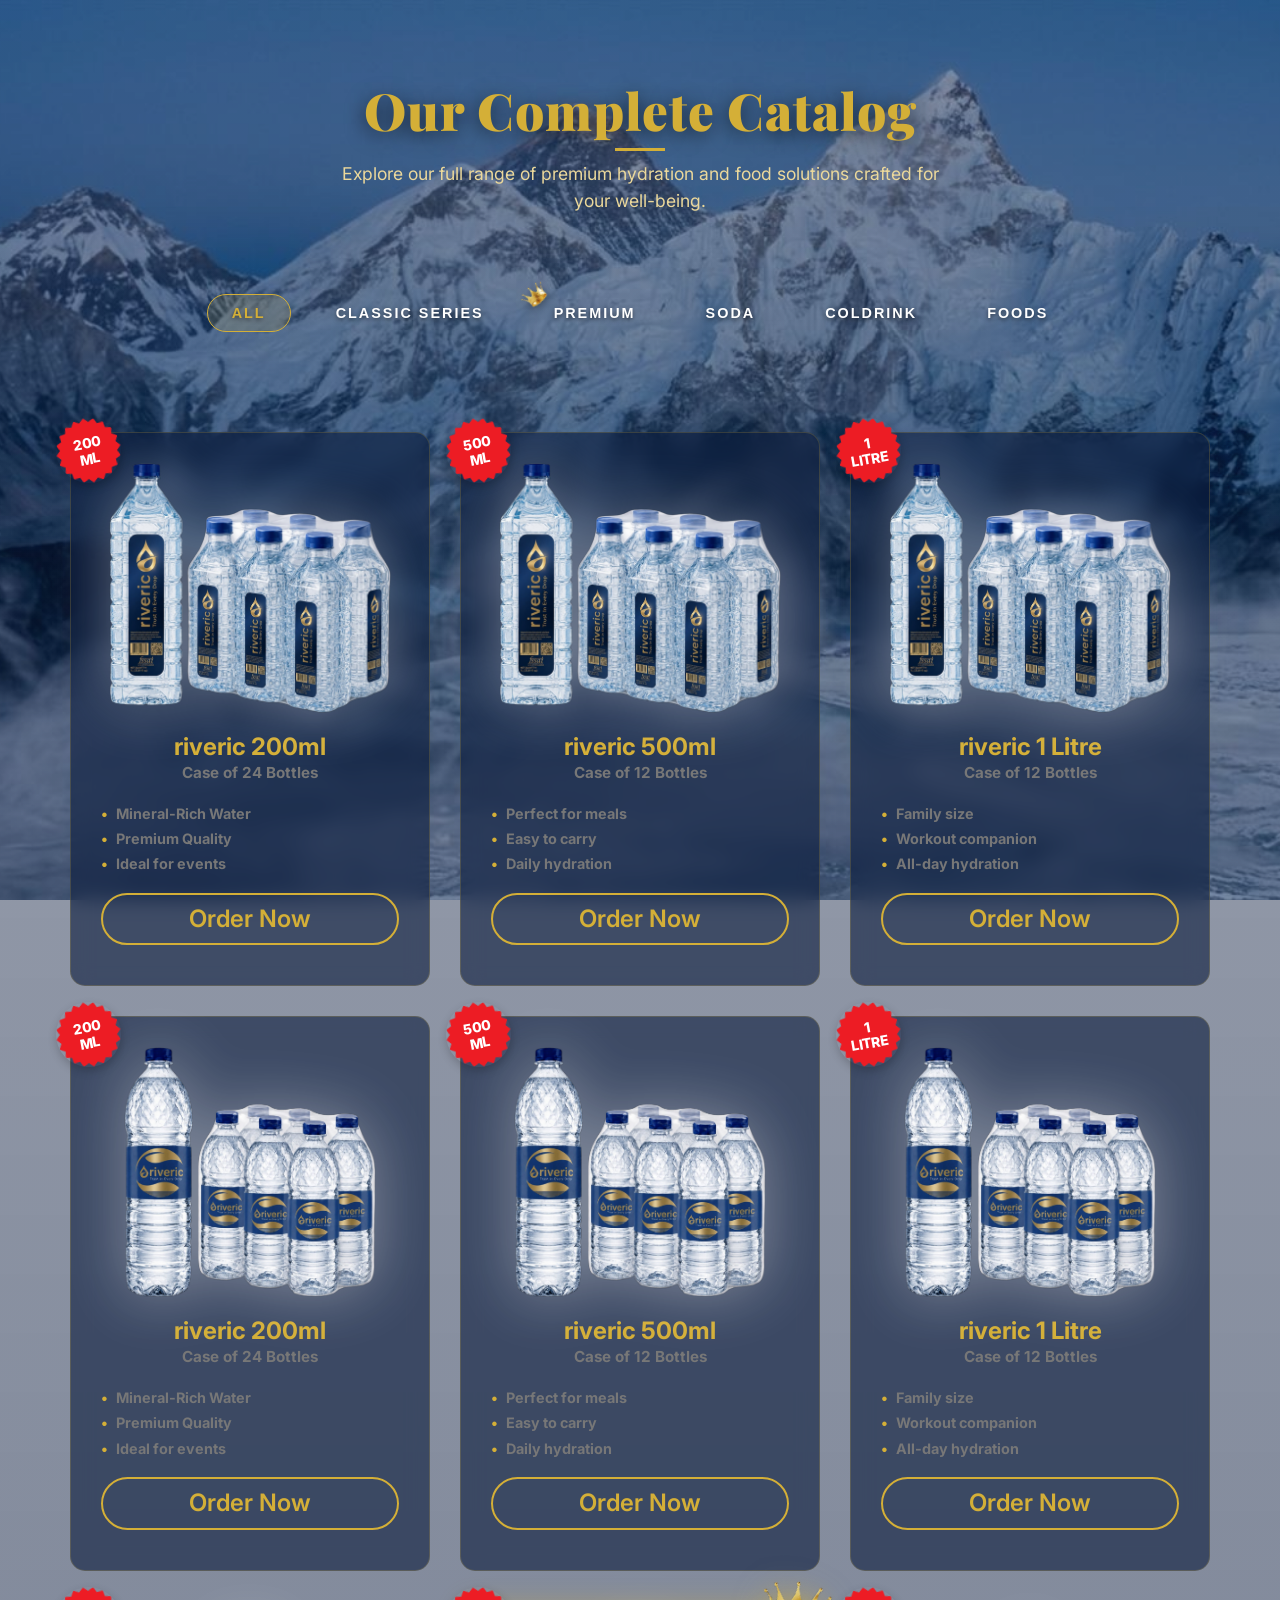
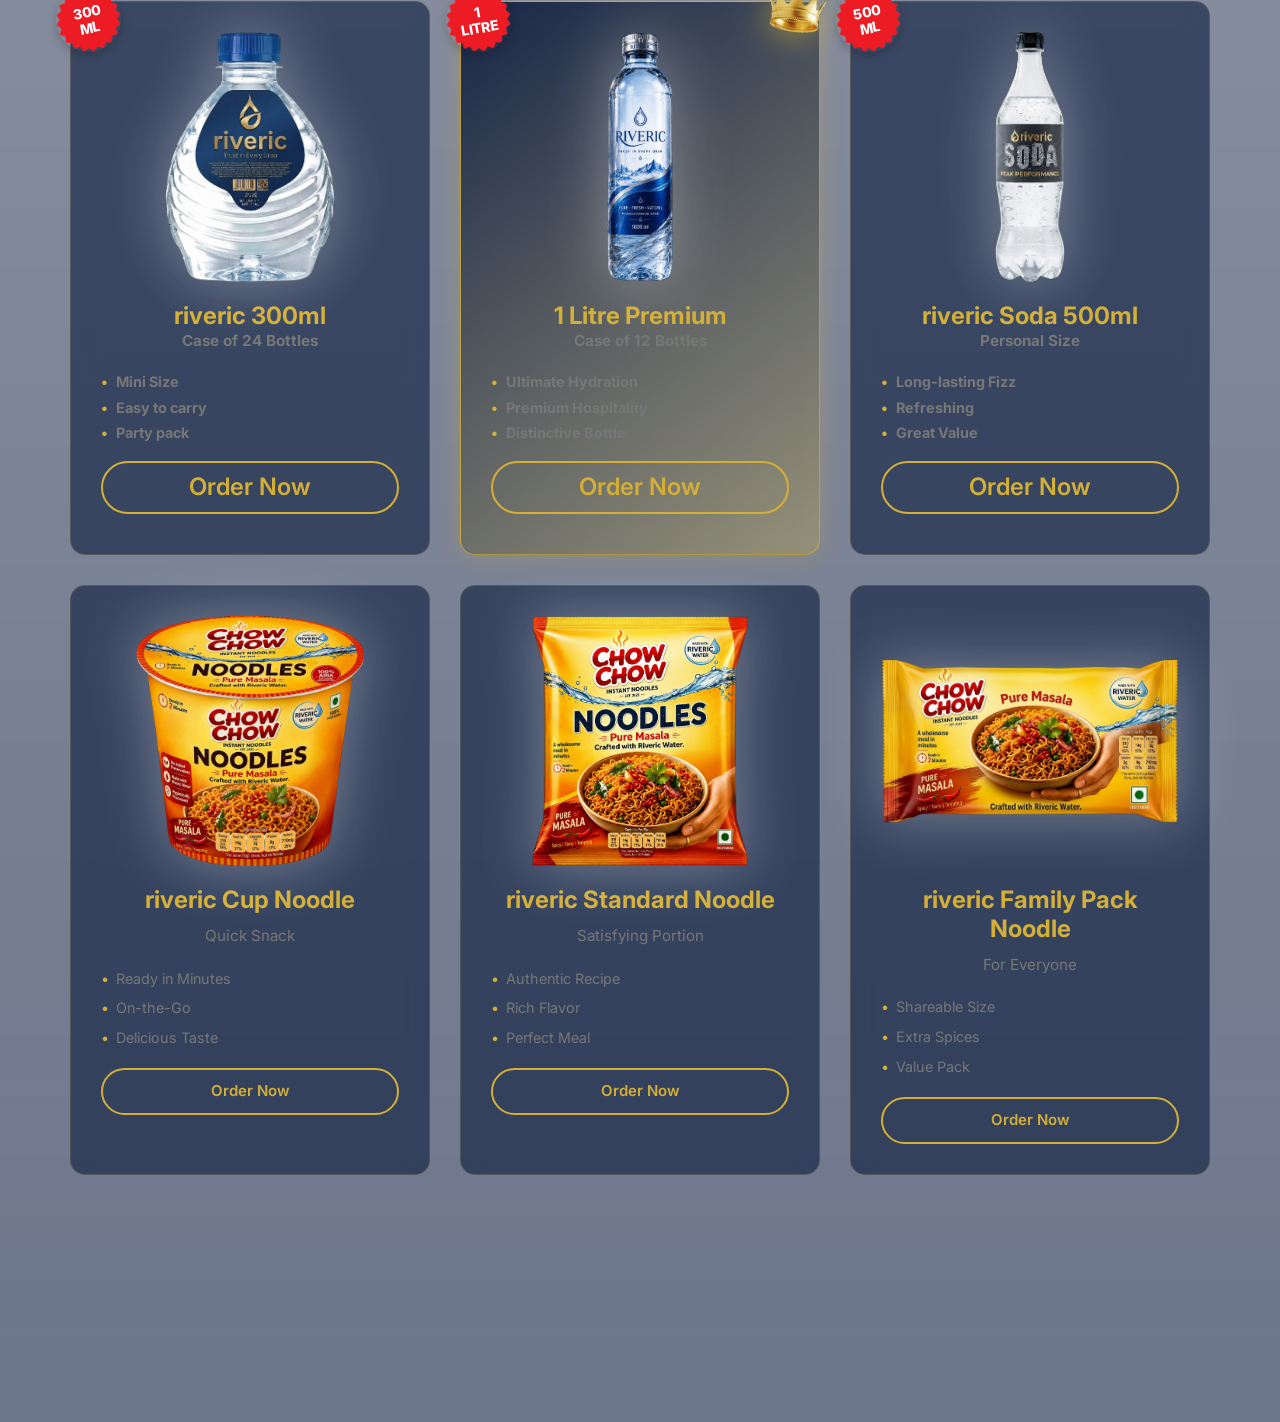
<file: products.html>
<!DOCTYPE html>
<html lang="en">

<head>
    <meta charset="UTF-8">
    <meta name="viewport" content="width=device-width, initial-scale=1.0">
    <title>All Products | riveric™</title>
    <meta name="description" content="View our complete premium catalog of pure, mineral-rich packaged drinking water and food products.">
    <link rel="canonical" href="https://www.riveric.in/products.html" />
    
    <!-- Open Graph / Site Name & Thumbnail Fixes -->
    <meta property="og:site_name" content="riveric">
    <meta property="og:title" content="riveric™ Products | Complete Catalog">
    <meta property="og:description" content="Explore the full range of riveric™ premium hydration and food solutions crafted for your well-being.">
    <meta property="og:image" content="https://www.riveric.in/BANNER.jpeg">
    <meta property="og:url" content="https://www.riveric.in/products.html">
    <meta property="og:type" content="website">

    <!-- JSON-LD Schema Markup for SEO -->
    <script type="application/ld+json">
    {
      "@context": "https://schema.org",
      "@type": "CollectionPage",
      "name": "riveric™ Complete Catalog",
      "description": "View the entire range of riveric premium packaged drinking water, classic soda, and food products.",
      "url": "https://www.riveric.in/products.html"
    }
    </script>

    <!-- Favicon / Logo for Browser Tabs and Google Search -->
    <link rel="icon" type="image/png" sizes="192x192" href="favicon.png">
    <link rel="apple-touch-icon" href="favicon.png">
    <link rel="shortcut icon" type="image/png" href="favicon.png">
    
    <!-- Web App Manifest for "Add to Home Screen" -->
    <link rel="manifest" href="manifest.json">
    <meta name="theme-color" content="#0a192f">

    <link href="https://fonts.googleapis.com/css2?family=Inter:wght@300;400;500;600;700;800&family=Outfit:wght@300;400;600;700;800&family=Playfair+Display:ital,wght@0,900;1,900&display=swap" rel="stylesheet">
    <link rel="stylesheet" href="style.css?v=1.4.3">
    <link rel="stylesheet" href="https://cdnjs.cloudflare.com/ajax/libs/font-awesome/6.4.0/css/all.min.css">
    
    <style>
        :root {
            --primary-color: #D4AF37;
            --primary-hover: #b8962d;
            --light-blue: #ebd89b;
        }
        body {
            background: linear-gradient(rgba(11, 27, 61, 0.4), rgba(11, 27, 61, 0.6)), url('bg_core.jpeg') no-repeat center center fixed !important;
            background-size: cover !important;
        }
        .products-page-header {
            padding: 80px 0 40px;
            background: transparent !important;
        }
        .cat-btn {
            color: #ffffff !important;
            text-shadow: 0 2px 4px rgba(0,0,0,0.5);
        }
        .cat-btn.active {
            background: rgba(212, 175, 55, 0.15) !important;
            color: #D4AF37 !important;
        }
        .cat-btn:hover {
            color: #D4AF37 !important;
        }
        .products-page-header .section-title {
            color: #D4AF37 !important;
            font-family: 'Playfair Display', serif !important;
            font-size: 3.2rem;
            font-weight: 900;
            letter-spacing: 1px;
            text-shadow: 0 4px 20px rgba(0, 0, 0, 0.6);
        }
        .products-page-header .section-subtitle {
            color: #ebd89b;
            max-width: 600px;
            margin: 0 auto;
        }
        .product-card {
            transition: all 0.4s ease;
            background: rgba(11, 27, 61, 0.6) !important;
            border-color: rgba(212, 175, 55, 0.2) !important;
        }
        .product-card:hover {
            border-color: rgba(212, 175, 55, 0.8) !important;
            box-shadow: 0 20px 40px rgba(212, 175, 55, 0.15) !important;
        }
        
        /* Premium Box Special Treatment */
        .product-card[data-category="premium"] {
            background: linear-gradient(145deg, rgba(11, 27, 61, 0.9) 0%, rgba(212, 175, 55, 0.3) 100%) !important;
            border-color: rgba(212, 175, 55, 0.8) !important;
            box-shadow: 0 0 25px rgba(212, 175, 55, 0.3) !important;
            position: relative;
        }
        .product-card[data-category="premium"]::before {
            content: "";
            position: absolute;
            top: -32px;
            right: -10px;
            width: 70px;
            height: 70px;
            background-image: url('crown_nobg.png');
            background-size: contain;
            background-repeat: no-repeat;
            background-position: center;
            opacity: 1;
            filter: drop-shadow(0 5px 15px rgba(212, 175, 55, 0.6));
            z-index: 10;
            transform: rotate(35deg);
        }
        .product-card[data-category="premium"]:hover {
            box-shadow: 0 15px 50px rgba(212, 175, 55, 0.6) !important;
        }

        .product-card.hidden {
            display: none !important;
        }

        /* White Backlight for Product Images */
        .product-card-img {
            filter: drop-shadow(0 0 30px rgba(255, 255, 255, 0.35));
            transition: transform 0.4s ease, filter 0.4s ease;
        }
        .product-card:hover .product-card-img {
            filter: drop-shadow(0 0 45px rgba(255, 255, 255, 0.6));
        }
        @media (max-width: 768px) {
            .products-page-header .section-title {
                font-size: 2.2rem;
            }
            #coming-soon-message h2 {
                font-size: 2rem !important;
            }
            .cat-btn {
                font-size: 0.8rem;
                padding: 8px 16px;
                letter-spacing: 1px;
            }
            .category-filters {
                gap: 10px !important;
            }
            .products-page-header {
                padding: 50px 0 20px;
            }
        }
        @media (max-width: 992px) {
            .products-grid {
                grid-template-columns: repeat(2, 1fr) !important;
                gap: 15px;
            }
            .product-card {
                padding: 15px 10px;
                display: flex;
                flex-direction: column;
                align-items: center;
            }
            .product-card-img {
                height: 120px !important;
                width: auto !important;
                margin-bottom: 10px !important;
            }
            .product-card-title {
                font-size: 1rem;
                margin-bottom: 5px;
                line-height: 1.2;
            }
            .product-card-desc {
                font-size: 0.8rem;
                margin-bottom: 10px;
            }
            .product-card-features {
                margin: 0 0 15px 0;
            }
            .product-card-features li {
                font-size: 0.75rem;
                margin-bottom: 4px;
            }
            .product-card .btn-outline {
                padding: 8px 10px;
                font-size: 0.8rem;
                width: 100%;
                margin-top: auto;
            }
        }
    </style>
</head>

<body>

    <!-- Page Header -->
    <section class="products-page-header">
        <div class="container text-center">
            <h2 class="section-title reveal slide-up">Our Complete Catalog</h2>
            <p class="section-subtitle reveal slide-up">Explore our full range of premium hydration and food solutions crafted for your well-being.</p>
        </div>
    </section>

    <!-- Top Categories / Filters -->
    <div class="container text-center reveal slide-up" style="margin-bottom: 40px;">
        <div class="category-filters" style="display: flex; justify-content: center; gap: 20px; flex-wrap: wrap; margin-top: 40px;">
            <button class="cat-btn active" data-filter="all">ALL</button>
            <button class="cat-btn" data-filter="classic">CLASSIC SERIES</button>
            <button class="cat-btn" data-filter="premium" style="position: relative;"><img src="crown_nobg.png" style="position: absolute; top: -12px; left: -10px; height: 24px; transform: rotate(-15deg); filter: drop-shadow(0 2px 4px rgba(0,0,0,0.4));">PREMIUM</button>
            <button class="cat-btn" data-filter="soda">SODA</button>
            <button class="cat-btn" data-filter="colddrink" data-status="coming-soon">COLDRINK</button>
            <button class="cat-btn" data-filter="foods">FOODS</button>
        </div>
    </div>

    <!-- Products Grid -->
    <section class="section-padding" style="padding-top: 0;">
        <div class="container">
            <div id="coming-soon-message" style="display: none; text-align: center; width: 100%; padding: 100px 20px;">
                <h2 style="color: #D4AF37; font-family: 'Playfair Display', serif; font-size: 3rem; font-weight: 900; letter-spacing: 2px;">Coming Soon!</h2>
                <p style="color: #ffffff; font-size: 1.2rem; margin-top: 15px;">We are currently crafting this collection. Stay tuned!</p>
            </div>
            <div class="products-grid" id="productsGrid">
                
                <!-- Product 1: Classic -->
                <div class="product-card reveal slide-up" data-category="classic">
                    <div class="ml-badge">200<br>ML</div>
<img src="pack_of_6_nobg.png" alt="riveric 200ml" class="product-card-img">
<h3 class="product-card-title">riveric 200ml
                    <p class="product-card-desc">Case of 24 Bottles</p>
                    <ul class="product-card-features">
                        <li>Mineral-Rich Water</li>
                        <li>Premium Quality</li>
                        <li>Ideal for events</li>
                    </ul>
                    <a href="https://wa.me/919471491032?text=Hi%20riveric!%20I%20would%20like%20to%20order%20the%20200ml%20Classic." target="_blank" class="btn btn-outline" style="width: 100%;">Order Now</a>
                </div>

                <!-- Product 2: Classic -->
                <div class="product-card reveal slide-up" data-category="classic" style="transition-delay: 0.1s;">
                    <div class="ml-badge">500<br>ML</div>
<img src="pack_of_6_nobg.png" alt="riveric 500ml" class="product-card-img">
<h3 class="product-card-title">riveric 500ml
                    <p class="product-card-desc">Case of 12 Bottles</p>
                    <ul class="product-card-features">
                        <li>Perfect for meals</li>
                        <li>Easy to carry</li>
                        <li>Daily hydration</li>
                    </ul>
                    <a href="https://wa.me/919471491032?text=Hi%20riveric!%20I%20would%20like%20to%20order%20the%20500ml%20Classic." target="_blank" class="btn btn-outline" style="width: 100%;">Order Now</a>
                </div>

                <!-- Product 3: Classic -->
                <div class="product-card reveal slide-up" data-category="classic" style="transition-delay: 0.2s;">
                    <div class="ml-badge">1<br>LITRE</div>
<img src="pack_of_6_nobg.png" alt="riveric 1 Litre" class="product-card-img">
<h3 class="product-card-title">riveric 1 Litre
                    <p class="product-card-desc">Case of 12 Bottles</p>
                    <ul class="product-card-features">
                        <li>Family size</li>
                        <li>Workout companion</li>
                        <li>All-day hydration</li>
                    </ul>
                    <a href="https://wa.me/919471491032?text=Hi%20riveric!%20I%20would%20like%20to%20order%20the%201L%20Classic." target="_blank" class="btn btn-outline" style="width: 100%;">Order Now</a>
                </div>

                <!-- Product 3: Classic Alt -->
                <div class="product-card reveal slide-up" data-category="classic">
                    <div class="ml-badge">200<br>ML</div>
<img src="pack_of_6_diamond_nobg.png" alt="riveric 200ml (Classic)" class="product-card-img">
<h3 class="product-card-title">riveric 200ml
                    <p class="product-card-desc">Case of 24 Bottles</p>
                    <ul class="product-card-features">
                        <li>Mineral-Rich Water</li>
                        <li>Premium Quality</li>
                        <li>Ideal for events</li>
                    </ul>
                    <a href="https://wa.me/919471491032?text=Hi%20riveric!%20I%20would%20like%20to%20order%20the%20200ml%20Classic." target="_blank" class="btn btn-outline" style="width: 100%;">Order Now</a>
                </div>

                <!-- Product 4: Classic Alt -->
                <div class="product-card reveal slide-up" data-category="classic" style="transition-delay: 0.1s;">
                    <div class="ml-badge">500<br>ML</div>
<img src="pack_of_6_diamond_nobg.png" alt="riveric 500ml (Classic)" class="product-card-img">
<h3 class="product-card-title">riveric 500ml
                    <p class="product-card-desc">Case of 12 Bottles</p>
                    <ul class="product-card-features">
                        <li>Perfect for meals</li>
                        <li>Easy to carry</li>
                        <li>Daily hydration</li>
                    </ul>
                    <a href="https://wa.me/919471491032?text=Hi%20riveric!%20I%20would%20like%20to%20order%20the%20500ml%20Classic." target="_blank" class="btn btn-outline" style="width: 100%;">Order Now</a>
                </div>

                <!-- Product 5: Classic Alt -->
                <div class="product-card reveal slide-up" data-category="classic" style="transition-delay: 0.2s;">
                    <div class="ml-badge">1<br>LITRE</div>
<img src="pack_of_6_diamond_nobg.png" alt="riveric 1 Litre (Classic)" class="product-card-img">
<h3 class="product-card-title">riveric 1 Litre
                    <p class="product-card-desc">Case of 12 Bottles</p>
                    <ul class="product-card-features">
                        <li>Family size</li>
                        <li>Workout companion</li>
                        <li>All-day hydration</li>
                    </ul>
                    <a href="https://wa.me/919471491032?text=Hi%20riveric!%20I%20would%20like%20to%20order%20the%201L%20Classic." target="_blank" class="btn btn-outline" style="width: 100%;">Order Now</a>
                </div>

                <!-- Product 7: 300ml Classic -->
                <div class="product-card reveal slide-up" data-category="classic">
                    <div class="ml-badge">300<br>ML</div>
<img src="300ml_bottle_nobg.png" alt="riveric 300ml" class="product-card-img">
<h3 class="product-card-title">riveric 300ml
                    <p class="product-card-desc">Case of 24 Bottles</p>
                    <ul class="product-card-features">
                        <li>Mini Size</li>
                        <li>Easy to carry</li>
                        <li>Party pack</li>
                    </ul>
                    <a href="https://wa.me/919471491032?text=Hi%20riveric!%20I%20would%20like%20to%20order%20the%20300ml%20Classic." target="_blank" class="btn btn-outline" style="width: 100%;">Order Now</a>
                </div>

                <!-- Product 6: Premium -->
                <div class="product-card reveal slide-up" data-category="premium">
                    <div class="ml-badge">1<br>LITRE</div>
<img src="premium_bottle_nobg.png" alt="riveric 1 Litre Premium" class="product-card-img">
<h3 class="product-card-title">1 Litre Premium
                    <p class="product-card-desc">Case of 12 Bottles</p>
                    <ul class="product-card-features">
                        <li>Ultimate Hydration</li>
                        <li>Premium Hospitality</li>
                        <li>Distinctive Bottle</li>
                    </ul>
                    <a href="https://wa.me/919471491032?text=Hi%20riveric!%20I%20would%20like%20to%20order%20the%201L%20Premium." target="_blank" class="btn btn-outline" style="width: 100%;">Order Now</a>
                </div>

                <!-- Product 10: Soda 500ml -->
                <div class="product-card reveal slide-up" data-category="soda">
                    <div class="ml-badge">500<br>ML</div>
<img src="soda_bottle_nobg.png" alt="riveric Soda 500ml" class="product-card-img">
<h3 class="product-card-title">riveric Soda 500ml
                    <p class="product-card-desc">Personal Size</p>
                    <ul class="product-card-features">
                        <li>Long-lasting Fizz</li>
                        <li>Refreshing</li>
                        <li>Great Value</li>
                    </ul>
                    <a href="https://wa.me/919471491032?text=Hi%20riveric!%20I%20would%20like%20to%20order%20Soda%20500ml." target="_blank" class="btn btn-outline" style="width: 100%;">Order Now</a>
                </div>

                <!-- Product 7: Cup Noodle -->
                <div class="product-card reveal slide-up" data-category="foods">
                    <img src="cup_noodle_nobg.png" alt="riveric Cup Noodle" class="product-card-img">
                    <h3 class="product-card-title">riveric Cup Noodle</h3>
                    <p class="product-card-desc">Quick Snack</p>
                    <ul class="product-card-features">
                        <li>Ready in Minutes</li>
                        <li>On-the-Go</li>
                        <li>Delicious Taste</li>
                    </ul>
                    <a href="https://wa.me/919471491032?text=Hi%20riveric!%20I%20would%20like%20to%20order%20Cup%20Noodle." target="_blank" class="btn btn-outline" style="width: 100%;">Order Now</a>
                </div>

                <!-- Product 8: Standard Noodle -->
                <div class="product-card reveal slide-up" data-category="foods" style="transition-delay: 0.1s;">
                    <img src="noodle_nobg.png" alt="riveric Standard Noodle" class="product-card-img">
                    <h3 class="product-card-title">riveric Standard Noodle</h3>
                    <p class="product-card-desc">Satisfying Portion</p>
                    <ul class="product-card-features">
                        <li>Authentic Recipe</li>
                        <li>Rich Flavor</li>
                        <li>Perfect Meal</li>
                    </ul>
                    <a href="https://wa.me/919471491032?text=Hi%20riveric!%20I%20would%20like%20to%20order%20Standard%20Noodle." target="_blank" class="btn btn-outline" style="width: 100%;">Order Now</a>
                </div>

                <!-- Product 9: Family Pack Noodle -->
                <div class="product-card reveal slide-up" data-category="foods" style="transition-delay: 0.2s;">
                    <img src="family_pack_nobg.png" alt="riveric Family Pack Noodle" class="product-card-img">
                    <h3 class="product-card-title">riveric Family Pack Noodle</h3>
                    <p class="product-card-desc">For Everyone</p>
                    <ul class="product-card-features">
                        <li>Shareable Size</li>
                        <li>Extra Spices</li>
                        <li>Value Pack</li>
                    </ul>
                    <a href="https://wa.me/919471491032?text=Hi%20riveric!%20I%20would%20like%20to%20order%20Family%20Pack%20Noodle." target="_blank" class="btn btn-outline" style="width: 100%;">Order Now</a>
                </div>

            </div>
            
            <!-- Bigger Back Button at Bottom -->
            <div class="text-center reveal slide-up" style="margin-top: 60px;">
                <a href="index.html?return=true#products" class="btn btn-outline" style="font-size: 1.4rem; padding: 15px 40px; display: inline-flex; align-items: center; gap: 15px; border-width: 2px;">
                    <i class="fas fa-arrow-left"></i> Back to Home
                </a>
            </div>
            
        </div>
    </section>

    <!-- Mobile Floating Action Button -->
    <a href="https://wa.me/919471491032?text=Hi%20riveric!%20I%20would%20like%20to%20order%20premium%20water." 
       target="_blank" class="mobile-fab">
        <i class="fab fa-whatsapp"></i>
        <span>Order Now</span>
    </a>

    <!-- Filtering & Animation Script -->
    <script>
        // Reveal animations on load/scroll
        const reveals = document.querySelectorAll('.reveal');
        function reveal() {
            for (let i = 0; i < reveals.length; i++) {
                const windowHeight = window.innerHeight;
                const elementTop = reveals[i].getBoundingClientRect().top;
                const elementVisible = 50;
                if (elementTop < windowHeight - elementVisible) {
                    reveals[i].classList.add('active');
                }
            }
        }
        window.addEventListener('scroll', reveal);
        setTimeout(reveal, 100);

        // Product Filtering Logic
        const filterBtns = document.querySelectorAll('.cat-btn');
        const productCards = document.querySelectorAll('.product-card');
        const comingSoonMsg = document.getElementById('coming-soon-message');
        const productsGrid = document.querySelector('.products-grid');

        filterBtns.forEach(btn => {
            btn.addEventListener('click', function() {
                // Remove active class from all buttons
                filterBtns.forEach(b => b.classList.remove('active'));
                // Add active class to clicked button
                this.classList.add('active');

                const filterValue = this.getAttribute('data-filter');
                const isComingSoon = this.getAttribute('data-status') === 'coming-soon';

                if (isComingSoon) {
                    productsGrid.style.display = 'none';
                    comingSoonMsg.style.display = 'block';
                } else {
                    productsGrid.style.display = 'grid';
                    comingSoonMsg.style.display = 'none';
                    
                    // Filter products
                    productCards.forEach(card => {
                        const cardCategory = card.getAttribute('data-category');
                        
                        if (filterValue === 'all' || filterValue === cardCategory) {
                            card.classList.remove('hidden');
                            // Retrigger reveal animation for filtered items
                            setTimeout(() => {
                                card.classList.add('active');
                            }, 50);
                        } else {
                            card.classList.remove('active');
                            card.classList.add('hidden');
                        }
                    });
                }
            });
        });
    </script>
</body>
</html>
</file>
<file: style.css>
/* ==========================================================================
   CSS Variables & Reset
   ========================================================================== */

/* ==========================================================================
   Preloader Screen Styles
   ========================================================================== */
#preloader {
    position: fixed;
    top: 0;
    left: 0;
    width: 100%;
    height: 100%;
    background-color: #0b1b3d; /* Riveric Deep Navy */
    display: flex;
    flex-direction: column;
    align-items: center;
    justify-content: center;
    z-index: 1000000; /* Above everything */
    transition: opacity 0.8s ease, visibility 0.8s;
}

#preloader.fade-out {
    opacity: 0;
    visibility: hidden;
}

/* Page Loading State: completely hide page content until preloading is 100% complete */
body.is-loading {
    overflow: hidden !important;
    height: 100vh !important;
    height: 100dvh !important;
}

body.is-loading header,
body.is-loading section,
body.is-loading footer,
body.is-loading .mobile-fab {
    opacity: 0 !important;
    visibility: hidden !important;
    pointer-events: none !important;
    transition: none !important;
}

.preloader-content {
    text-align: center;
    width: 90%;
    max-width: 400px;
    z-index: 2;
}

.preloader-logo {
    margin-bottom: 40px;
    animation: pulseLogo 2s infinite ease-in-out;
}

.preloader-logo img {
    height: 100px;
    width: 100px;
    margin-bottom: 15px;
    border-radius: 50%;
    object-fit: cover;
    border: 3px solid rgba(255, 255, 255, 0.2);
    filter: drop-shadow(0 0 15px rgba(0, 168, 204, 0.3));
}

.preloader-brand {
    color: #fff;
    font-size: 2.2rem;
    font-weight: 800;
    letter-spacing: 4px;
    text-transform: lowercase;
    font-family: 'Outfit', sans-serif;
    margin: 0;
}

/* Bubbles Animation */
.bubbles-container {
    position: absolute;
    top: 0;
    left: 0;
    width: 100%;
    height: 100%;
    overflow: hidden;
    z-index: 1;
}

.bubble {
    position: absolute;
    bottom: -100px;
    background: rgba(255, 255, 255, 0.15);
    border-radius: 50%;
    animation: rise 10s infinite ease-in;
    border: 1px solid rgba(255, 255, 255, 0.25);
}

.bubble:nth-child(1) { left: 10%; width: 40px; height: 40px; animation-duration: 8s; }
.bubble:nth-child(2) { left: 20%; width: 20px; height: 20px; animation-duration: 12s; animation-delay: 1s; }
.bubble:nth-child(3) { left: 35%; width: 50px; height: 50px; animation-duration: 7s; animation-delay: 2s; }
.bubble:nth-child(4) { left: 50%; width: 30px; height: 30px; animation-duration: 11s; animation-delay: 0.5s; }
.bubble:nth-child(5) { left: 65%; width: 60px; height: 60px; animation-duration: 9s; animation-delay: 3s; }
.bubble:nth-child(6) { left: 80%; width: 25px; height: 25px; animation-duration: 13s; animation-delay: 1.5s; }
.bubble:nth-child(7) { left: 15%; width: 45px; height: 45px; animation-duration: 10s; animation-delay: 4s; }
.bubble:nth-child(8) { left: 45%; width: 15px; height: 15px; animation-duration: 14s; animation-delay: 5s; }
.bubble:nth-child(9) { left: 70%; width: 35px; height: 35px; animation-duration: 8s; animation-delay: 2.5s; }
.bubble:nth-child(10) { left: 90%; width: 55px; height: 55px; animation-duration: 12s; animation-delay: 1s; }
.bubble:nth-child(11) { left: 25%; width: 20px; height: 20px; animation-duration: 9s; animation-delay: 6s; }
.bubble:nth-child(12) { left: 55%; width: 40px; height: 40px; animation-duration: 11s; animation-delay: 3.5s; }

@keyframes rise {
    0% { transform: translateY(0) rotate(0deg); opacity: 0; }
    20% { opacity: 0.5; }
    80% { opacity: 0.5; }
    100% { transform: translateY(-120vh) rotate(360deg); opacity: 0; }
}

.preloader-bar-container {
    width: 100%;
    height: 3px;
    background: rgba(255, 255, 255, 0.08);
    border-radius: 10px;
    overflow: hidden;
    margin-bottom: 25px;
    position: relative;
}

#preloader-bar {
    width: 0%;
    height: 100%;
    background: linear-gradient(90deg, #00A8CC, #fff, #00A8CC);
    background-size: 200% 100%;
    animation: barGlow 2s linear infinite;
    transition: width 0.4s cubic-bezier(0.1, 0.5, 0.5, 1);
}

.preloader-stats {
    display: flex;
    flex-direction: column;
    align-items: center;
    gap: 12px;
}

#preloader-perc {
    color: #fff;
    font-size: 1.6rem;
    font-weight: 800;
    font-family: 'Outfit', sans-serif;
    letter-spacing: 2px;
}

.preloader-status {
    color: rgba(255, 255, 255, 0.7);
    font-size: 0.9rem;
    font-weight: 600;
    letter-spacing: 4px;
    text-transform: uppercase;
    animation: textPulse 2s infinite ease-in-out;
    margin: 0;
}

@keyframes barGlow {
    0% { background-position: 100% 0%; }
    100% { background-position: -100% 0%; }
}

@keyframes textPulse {
    0%, 100% { opacity: 0.5; transform: translateY(0); }
    50% { opacity: 1; transform: translateY(-2px); }
}

@keyframes pulseLogo {
    0%, 100% { transform: scale(1); }
    50% { transform: scale(1.05); }
}

:root {
    --primary-color: #00A8CC;
    --primary-hover: #008ba8;
    --dark-bg: #0B1B3D;
    --light-bg: #f4f9fd;
    --white: #ffffff;
    --text-color: #333333;
    --text-light: #777777;
    --transition: all 0.3s ease;
    --border-radius: 8px;
    --box-shadow: 0 10px 30px rgba(0, 0, 0, 0.1);
    --font-family: 'Inter', sans-serif;
}

* {
    margin: 0;
    padding: 0;
    box-sizing: border-box;
}

html {
    width: 100%;
    height: 100%;
    overflow-x: hidden;
    background-color: var(--white);
    margin: 0;
    padding: 0;
}


body {
    font-family: var(--font-family);
    color: var(--text-color);
    background-color: var(--white);
    line-height: 1.5;
    /* Removed overflow-x to ensure position: sticky works perfectly */
    width: 100%;
    margin: 0;
    padding: 0;
    font-size: 15px;
}

a {
    text-decoration: none;
    color: inherit;
    transition: var(--transition);
}

ul {
    list-style: none;
}

img {
    max-width: 100%;
    height: auto;
    display: block;
}

/* ==========================================================================
   Typography & Utilities
   ========================================================================== */
h1,
h2,
h3,
h4,
h5,
h6 {
    font-weight: 700;
    line-height: 1.2;
    margin-bottom: 0.8rem; /* Reduced from 1rem */
    color: var(--dark-bg);
}

h1 .highlight {
    color: var(--primary-color);
}

.section-padding {
    padding: 60px 0; /* Reduced from 80px */
}

.container {
    width: 92%;
    max-width: 1140px; /* Slightly narrower for better framing */
    margin: 0 auto;
}

.text-center {
    text-align: center;
}

.products-section {
    background: linear-gradient(rgba(240, 249, 255, 0.6), rgba(240, 249, 255, 0.6)), url('glacier.jpeg') center/cover fixed;
    position: relative;
}

.bg-light {
    background-color: var(--light-bg);
}

.bg-dark {
    background-color: var(--dark-bg);
    color: var(--white);
}

.bg-dark h2 {
    color: var(--white);
}

.mt-2 {
    margin-top: 1rem;
}

.mt-3 {
    margin-top: 1.5rem;
}

.mt-4 {
    margin-top: 2rem;
}

/* Buttons */
.btn {
    display: inline-block;
    padding: 10px 24px;
    border-radius: 30px;
    font-weight: 600;
    cursor: pointer;
    text-align: center;
    border: 2px solid transparent;
}

.btn-primary {
    background-color: var(--primary-color);
    color: var(--white);
}

.btn-primary:hover {
    background-color: var(--primary-hover);
    color: var(--white);
    transform: translateY(-2px);
    box-shadow: 0 4px 15px rgba(0, 168, 204, 0.4);
}

.btn-outline {
    border-color: var(--primary-color);
    color: var(--primary-color);
    background: transparent;
}

.btn-outline:hover {
    background-color: var(--primary-color);
    color: var(--white);
}

.btn-large {
    padding: 14px 32px;
    font-size: 1.1rem;
}

/* Hide Mobile FAB by default on Desktop */
.mobile-fab {
    display: none;
}


.btn-block {
    display: block;
    width: 100%;
}

.btn-whatsapp {
    background-color: #25D366;
    color: white;
}

.btn-whatsapp:hover {
    background-color: #128C7E;
    color: white;
}

/* ==========================================================================
   Header & Navigation
   ========================================================================== */
header {
    position: fixed;
    top: 15px; /* Fixed top to prevent jumpy scroll glitch */
    left: 50%;
    transform: translateX(-50%);
    width: 95%;
    max-width: 1200px;
    z-index: 99999;
    transition: background-color 0.4s ease, backdrop-filter 0.4s ease, box-shadow 0.4s ease, padding 0.4s ease;
    padding: 8px 20px;
    border-radius: 50px;
    background: transparent;
    will-change: background-color, backdrop-filter, box-shadow;
}

header.scrolled {
    background: rgba(255, 255, 255, 0.85);
    backdrop-filter: blur(25px);
    -webkit-backdrop-filter: blur(25px);
    padding: 6px 20px;
    box-shadow: 0 10px 30px rgba(0,0,0,0.12);
}


header.scrolled .logo span,
header.scrolled .nav-menu a {
    color: var(--dark-bg);
}

header.scrolled .mobile-toggle {
    color: var(--dark-bg);
}

.nav-container {
    display: flex;
    justify-content: space-between;
    align-items: center;
    width: 100%;
    gap: 15px;
    margin: 0;
    flex-wrap: nowrap;
}

.logo {
    display: flex;
    align-items: center;
    gap: 10px;
    font-size: 1.5rem;
    font-weight: 700;
    color: var(--white);
    flex-shrink: 0;
}

.logo img {
    height: 35px;
    /* Smaller logo for a slimmer header */
    width: 35px;
    object-fit: cover;
    border-radius: 50%;
}

.nav-menu ul {
    display: flex;
    gap: 25px;
    flex-wrap: nowrap;
}

.nav-menu a {
    color: var(--white);
    font-weight: 500;
    font-size: 0.95rem;
    position: relative;
    white-space: nowrap;
}

.nav-menu a::after {
    content: '';
    position: absolute;
    bottom: -5px;
    left: 0;
    width: 0;
    height: 2px;
    background-color: var(--primary-color);
    transition: var(--transition);
}

.nav-menu a:hover::after {
    width: 100%;
}

.header-right-group {
    display: flex;
    align-items: center;
    gap: 20px;
    flex-wrap: nowrap;
}

.header-actions {
    display: flex;
    align-items: center;
    gap: 12px;
    flex-wrap: nowrap;
}

/* Slimmer buttons for a majestic header */
header .btn {
    padding: 7px 18px;
    font-size: 0.85rem;
}


.certifications {
    display: flex;
    gap: 10px;
}

.cert-icon {
    height: 30px;
    width: 30px;
    border-radius: 50%;
    background: white;
    padding: 2px;
    box-shadow: 0 2px 5px rgba(0, 0, 0, 0.2);
}

.mobile-toggle {
    display: none;
    background: none;
    border: none;
    font-size: 1.5rem;
    color: var(--white);
    cursor: pointer;
}

/* ==========================================================================
   Hero Section (Scroll Animated Canvas)
   ========================================================================== */
.hero-scroll-container {
    height: 600vh;
    position: relative;
    width: 100%;
    background: #000;
    /* overflow: visible is required for child position: sticky to work */
    overflow: visible !important;
}


.hero-sticky-wrapper {
    position: sticky;
    top: 0 !important;
    /* Use --real-vh set by JS on load (URL bar visible) so the hero never
       resizes when the mobile browser hides/shows the address bar. */
    height: var(--real-vh, 100vh);
    width: 100%;
    overflow: hidden;
    display: flex;
    align-items: center;
    justify-content: center;
    background: url('hero_fallback.jpeg') center/cover no-repeat;
    z-index: 1;
}



#hero-canvas {
    position: absolute;
    top: 0;
    left: 0;
    width: 100% !important; /* Forces the canvas to stay inside */
    height: 100%;
    z-index: 1;
    display: block;
    /* Hardware Acceleration */
    will-change: transform;
    transform: translateZ(0);
    backface-visibility: hidden;
}

/* --- Hero Floating Image Cards --- */
.hero-images-panel {
    position: absolute;
    bottom: 40px;
    right: 30px; /* Fine-tuned to 30px for a perfectly balanced frame */


    display: flex;
    flex-direction: column;
    gap: 16px;
    z-index: 10;
    max-width: 40%; /* Keeps it from pushing the screen wide */
}

.hero-img-card {
    position: relative;
    width: 160px;
    height: 100px;
    border-radius: 12px;
    overflow: hidden;
    cursor: pointer;
    box-shadow: 0 8px 30px rgba(0, 0, 0, 0.5);
    transition: transform 0.35s cubic-bezier(0.23, 1, 0.32, 1),
        box-shadow 0.35s ease,
        width 0.35s cubic-bezier(0.23, 1, 0.32, 1),
        height 0.35s cubic-bezier(0.23, 1, 0.32, 1);
    padding: 2px;
    /* Space for the rotating border */
    background: rgba(255, 255, 255, 0.1);
}

/* Rotating border effect */
.hero-img-card::before {
    content: '';
    position: absolute;
    top: -50%;
    left: -50%;
    width: 200%;
    height: 200%;
    background: conic-gradient(transparent,
            var(--primary-color),
            transparent 30%);
    animation: rotateBorder 4s linear infinite;
    z-index: 0;
}

@keyframes rotateBorder {
    from {
        transform: rotate(0deg);
    }

    to {
        transform: rotate(360deg);
    }
}

.hero-img-card img {
    width: 100%;
    height: 100%;
    object-fit: cover;
    display: block;
    position: relative;
    z-index: 1;
    border-radius: 10px;
    transition: transform 0.35s ease;
    filter: brightness(0.85);
}

.hero-img-card:hover {
    transform: scale(1.06);
    box-shadow: 0 20px 60px rgba(0, 0, 0, 0.7);
}

.hero-img-card:hover::before {
    animation-duration: 2s;
    background: conic-gradient(transparent,
            var(--primary-color),
            #fff,
            var(--primary-color),
            transparent 40%);
}

.hero-img-card:hover img {
    filter: brightness(1);
    transform: scale(1.05);
}

.hero-img-expand-icon {
    position: absolute;
    bottom: 8px;
    right: 8px;
    background: rgba(0, 0, 0, 0.55);
    color: #fff;
    border-radius: 50%;
    width: 28px;
    height: 28px;
    display: flex;
    align-items: center;
    justify-content: center;
    font-size: 0.7rem;
    opacity: 0;
    transition: opacity 0.2s ease;
    backdrop-filter: blur(4px);
    -webkit-backdrop-filter: blur(4px);
    /* Safari */
}

.hero-img-card:hover .hero-img-expand-icon {
    opacity: 1;
}

/* --- Hero Lightbox --- */
.hero-lightbox {
    display: none;
    position: fixed;
    inset: 0;
    z-index: 100001;
    /* Higher than header and all other floating elements */
    align-items: center;
    justify-content: center;
}

.hero-lightbox.active {
    display: flex;
}

.hero-lightbox-overlay {
    position: absolute;
    inset: 0;
    background: rgba(0, 0, 0, 0.92);
    animation: lightboxFadeIn 0.3s ease;
}

.hero-lightbox img {
    position: relative;
    z-index: 1;
    max-width: 92vw;
    max-height: 90vh;
    object-fit: contain;
    border-radius: 12px;
    box-shadow: 0 30px 80px rgba(0, 0, 0, 0.8);
    animation: lightboxZoomIn 0.35s cubic-bezier(0.23, 1, 0.32, 1);
}

.hero-lightbox-close {
    position: absolute;
    top: 24px;
    right: 28px;
    z-index: 2;
    background: rgba(255, 255, 255, 0.12);
    border: 1px solid rgba(255, 255, 255, 0.3);
    color: #fff;
    border-radius: 50%;
    width: 44px;
    height: 44px;
    font-size: 1rem;
    cursor: pointer;
    backdrop-filter: blur(6px);
    -webkit-backdrop-filter: blur(6px);
    /* Safari */
    transition: background 0.2s;
    display: flex;
    align-items: center;
    justify-content: center;
}

.hero-lightbox-close:hover {
    background: rgba(255, 255, 255, 0.25);
}

@keyframes lightboxFadeIn {
    from {
        opacity: 0;
    }

    to {
        opacity: 1;
    }
}

@keyframes lightboxZoomIn {
    from {
        transform: scale(0.8);
        opacity: 0;
    }

    to {
        transform: scale(1);
        opacity: 1;
    }
}





.hero-container-rel {
    position: relative;
    height: 100%;
    width: 100%;
    display: flex;
    align-items: center;
    justify-content: center;
    z-index: 5;
}

.hero-content {
    position: relative;
    z-index: 10;
    text-align: center;
    color: var(--white);
    width: 100%;
    margin: 0 auto;
}


.hero-content h1 {
    font-family: 'Inter', sans-serif;
    font-size: 4.8rem; /* Reduced from 5.5rem */
    color: var(--white);
    font-weight: 300;
    font-style: italic;
    margin-bottom: 25px;
    text-shadow: 3px 6px 15px rgba(0, 0, 0, 0.9), 0 10px 40px rgba(0, 0, 0, 0.6);
    line-height: 1.1;
}

.staggered-title {
    display: flex;
    flex-direction: row;
    justify-content: center;
    align-items: center;
    gap: 25px;
    width: 100%;
}

.staggered-title .align-left,
.staggered-title .align-right {
    font-weight: 300;
    font-style: italic;
    color: var(--white);
    /* Both parts white as requested previously */
    will-change: transform;
    transition: transform 0.1s ease-out;
}



#hero-btn {
    position: absolute;
    bottom: 17%; /* Precisely tuned to 17% for the perfect visual balance */
    left: 50%;
    transform: translateX(-50%);




    z-index: 10;
    border: 1px solid rgba(255, 255, 255, 0.8);
    width: 280px; /* Reduced from 320px */
    height: 50px; /* Reduced from 55px */
    padding: 0;
    display: flex;
    justify-content: center;
    align-items: center;
    overflow: hidden;
    white-space: nowrap;
    border-radius: 50px;
    will-change: width, transform, opacity, color;
}

.hero-subtitle-parallax {
    position: absolute;
    top: 25%;
    left: 8%;
    text-align: left;
    font-size: 1.6rem;
    font-family: 'Georgia', serif;
    font-style: italic;
    font-weight: 400;
    line-height: 1.6;
    letter-spacing: 0.5px;
    max-width: 450px;
    color: var(--white);
    opacity: 0;
    z-index: 10;
    will-change: opacity, transform;
    text-shadow: 2px 4px 6px rgba(0, 0, 0, 0.9), 0 0 20px rgba(0, 0, 0, 0.9);
    transform: translateY(30px);
}

.scroll-indicator {
    position: absolute;
    bottom: 30px;
    left: 50%;
    transform: translateX(-50%);
    z-index: 3;
    display: flex;
    flex-direction: column;
    align-items: center;
    color: var(--white);
    font-size: 0.8rem;
    text-transform: uppercase;
    letter-spacing: 2px;
}

.mouse {
    width: 26px;
    height: 40px;
    border: 2px solid var(--white);
    border-radius: 20px;
    margin-top: 10px;
    position: relative;
}

.wheel {
    width: 4px;
    height: 8px;
    background: var(--white);
    border-radius: 2px;
    position: absolute;
    top: 6px;
    left: 50%;
    transform: translateX(-50%);
    animation: scroll 1.5s infinite;
}

@keyframes scroll {
    0% {
        top: 6px;
        opacity: 1;
    }

    100% {
        top: 20px;
        opacity: 0;
    }
}

/* ==========================================================================
   General Layouts
   ========================================================================== */
.split-layout {
    display: flex;
    align-items: center;
    gap: 50px;
}

.about-section {
    background: linear-gradient(180deg, #f0f7ff 0%, #f4f9fd 100%);
}

.split-layout>div {
    flex: 1;
}

.section-title {
    font-size: 2.5rem;
    margin-bottom: 20px;
    position: relative;
    display: inline-block;
}

.section-title::after {
    content: '';
    position: absolute;
    bottom: -10px;
    left: 0;
    width: 50px;
    height: 3px;
    background-color: var(--primary-color);
}

.text-center .section-title::after {
    left: 50%;
    transform: translateX(-50%);
}

.section-subtitle {
    color: var(--text-light);
    font-size: 1.1rem;
    margin-bottom: 40px;
}

/* ==========================================================================
   About Section
   ========================================================================== */
.about-text p {
    margin-bottom: 15px;
    font-size: 1.1rem;
    color: var(--text-light);
}

.floating-image {
    border-radius: 20px;
    box-shadow: var(--box-shadow);
    animation: float 6s ease-in-out infinite;
}

@keyframes float {
    0% {
        transform: translateY(0px);
    }

    50% {
        transform: translateY(-20px);
    }

    100% {
        transform: translateY(0px);
    }
}

.auto-slider {
    position: relative;
    width: 100%;
}

.auto-slider .slide-img {
    width: 100%;
    display: block;
    border-radius: 20px;
    transition: opacity 1s ease-in-out;
    opacity: 0;
}

.auto-slider .slide-img.active {
    opacity: 1;
    z-index: 2;
}

.auto-slider .slide-img:not(:first-child) {
    position: absolute;
    top: 0;
    left: 0;
    height: 100%;
    object-fit: cover;
}

/* ==========================================================================
   Features (Why riveric)
   ========================================================================== */
.features-split-layout {
    display: flex;
    align-items: flex-start;
    /* Align top with content */
    gap: 60px;
    margin-top: 15px;
    /* Reduced as requested */
}

.features-grid-side {
    flex: 1.2;
    display: flex;
    flex-direction: column;
    gap: 20px;
}

.ambassador-side {
    flex: 1;
    display: flex;
    justify-content: center;
    margin-top: -100px;
    /* Pull up to align with the heading's starting position */
    position: relative;
    z-index: 5;
}

.ambassador-card {
    position: relative;
    max-width: 475px;
    /* Increased by 35% for better impact */
    border-radius: 20px;
    overflow: hidden;
    box-shadow: 0 20px 40px rgba(0, 168, 204, 0.2);
    border: 4px solid #fff;
    transform: rotate(2deg);
    transition: var(--transition);
}

.ambassador-card:hover {
    transform: rotate(0deg) scale(1.02);
}

.ambassador-img {
    width: 100%;
    height: auto;
    display: block;
}

.ambassador-badge {
    position: absolute;
    bottom: 20px;
    left: 50%;
    transform: translateX(-50%);
    background: var(--primary-color);
    color: #fff;
    padding: 10px 20px;
    border-radius: 50px;
    font-weight: 700;
    font-size: 0.9rem;
    white-space: nowrap;
    box-shadow: 0 5px 15px rgba(0, 0, 0, 0.2);
    display: flex;
    align-items: center;
    gap: 8px;
}

.feature-card {
    background: rgba(255, 255, 255, 0.35);
    /* Frosted Glass */
    backdrop-filter: blur(15px);
    -webkit-backdrop-filter: blur(15px);
    padding: 25px 30px;
    border-radius: 20px;
    /* More rounded for glass look */
    display: flex;
    align-items: flex-start;
    gap: 20px;
    box-shadow: 0 8px 32px rgba(0, 0, 0, 0.05);
    border: 1px solid rgba(255, 255, 255, 0.3);
    transition: var(--transition);
    text-align: left;
}

.feature-card:hover {
    transform: translateX(10px);
    box-shadow: 0 15px 30px rgba(0, 0, 0, 0.1);
}

.feature-icon {
    width: 60px;
    height: 60px;
    background: transparent;
    /* Removed "overlight" background */
    color: var(--primary-color);
    border: 1px solid rgba(0, 168, 204, 0.2);
    /* Subtle frame */
    border-radius: 12px;
    /* Matching card radius */
    display: flex;
    align-items: center;
    justify-content: center;
    font-size: 28px;
    flex-shrink: 0;
    transition: var(--transition);
}

.feature-card:hover .feature-icon {
    border-color: var(--primary-color);
    background: rgba(0, 168, 204, 0.05);
    transform: scale(1.1);
}

/* ==========================================================================
   Presence Section (Map)
   ========================================================================== */
.presence-section {
    background: linear-gradient(rgba(11, 27, 61, 0.7), rgba(11, 27, 61, 0.7)), url('outside pic factory.jpeg') center/cover fixed;
    color: #ffffff;
    /* Pure white for visibility */
}

.presence-section .section-title {
    color: #ffffff;
    font-weight: 800;
    text-shadow: 0 4px 15px rgba(0, 0, 0, 0.5);
}

.presence-section .stat-box {
    color: #0B1B3D;
    /* Keep card text dark for readability */
}

.presence-layout {
    display: flex;
    gap: 40px;
    margin-top: 80px;
    /* Increased for better scroll spacing */
    align-items: center;
}

.presence-stats {
    flex: 1;
    display: grid;
    grid-template-columns: 1fr 1fr;
    gap: 20px;
}

.stat-box {
    background: #ffffff;
    /* Perfectly opaque and clear */
    padding: 0;
    /* Remove padding to allow image to bleed */
    border-radius: 18px;
    border-bottom: 4px solid var(--primary-color);
    text-align: center;
    box-shadow: 0 10px 30px rgba(0, 0, 0, 0.08);
    transition: transform 0.3s ease;
    overflow: hidden;
    /* Clip the image corners to the card's radius */
    display: flex;
    flex-direction: column;
}

.stat-box:hover {
    transform: translateY(-5px);
}

.stat-icon-img {
    width: 100%;
    height: 180px;
    /* Increased slightly for better framing */
    object-fit: cover;
    object-position: top;
    /* Prioritize the top of the image to avoid cutting faces */
    display: block;
}

.stat-box-content {
    padding: 20px;
}

.stat-box h4 {
    display: flex;
    align-items: center;
    justify-content: center;
    gap: 10px;
    font-size: 1.1rem;
    margin-bottom: 5px;
}

.stat-box i {
    color: var(--primary-color);
}

.presence-map {
    flex: 1;
    position: relative;
    background: rgba(255, 255, 255, 0.9);
    padding: 20px;
    border-radius: var(--border-radius);
    box-shadow: var(--box-shadow);
}

.map-container {
    position: relative;
    width: 100%;
}

.india-map {
    width: 100%;
    height: auto;
    opacity: 0.9;
}

.map-pin {
    position: absolute;
    display: flex;
    flex-direction: column;
    align-items: center;
    color: red;
    cursor: pointer;
    transition: var(--transition);
    transform: translate(-50%, -100%);
}

.map-pin i {
    font-size: 1.5rem;
    filter: drop-shadow(0 2px 4px rgba(0, 0, 0, 0.3));
    animation: bounce 2s infinite;
}

@keyframes bounce {

    0%,
    100% {
        transform: translateY(0);
    }

    50% {
        transform: translateY(-10px);
    }
}

.map-pin span {
    position: absolute;
    left: 100%;
    top: 50%;
    transform: translateY(-50%);
    margin-left: 10px;
    background: var(--dark-bg);
    color: var(--white);
    padding: 4px 10px;
    border-radius: 4px;
    font-size: 0.8rem;
    opacity: 1;
    /* Made visible by default so it's obvious */
    transition: var(--transition);
    white-space: nowrap;
}

/* Approximate positions on an India map SVG */
.pin-delhi {
    top: 31%;
    left: 32%;
}

.pin-varanasi {
    top: 41.5%;
    left: 50.5%;
}

/* ==========================================================================
/* ==========================================================================
   Products 3D Carousel Section
   ========================================================================== */
.products-3d-section {
    background: linear-gradient(rgba(240, 249, 255, 0.6), rgba(240, 249, 255, 0.6)), url('glacier.jpeg') center/cover fixed;
    color: var(--dark-bg);
    position: relative;
    overflow: hidden;
    padding: 80px 0;
    display: flex;
    flex-direction: column;
    justify-content: center;
    min-height: 100vh;
}

.carousel-3d-container {
    display: flex;
    align-items: center;
    justify-content: space-between;
    position: relative;
    width: 100%;
    max-width: 1200px;
    margin: 40px auto;
    height: 400px;
}

.coming-soon-overlay {
    position: absolute;
    top: 50%;
    left: 50%;
    transform: translate(-50%, -50%);
    text-align: center;
    background: rgba(255, 255, 255, 0.9);
    padding: 40px 60px;
    border-radius: 20px;
    box-shadow: 0 10px 30px rgba(0, 0, 0, 0.1);
    z-index: 100;
    width: 80%;
    max-width: 500px;
}
.coming-soon-icon {
    font-size: 3rem;
    color: var(--primary-color);
    margin-bottom: 15px;
}
.coming-soon-overlay h3 {
    font-size: 2rem;
    font-family: 'Playfair Display', serif;
    color: var(--dark-bg);
    margin-bottom: 10px;
}
.coming-soon-overlay p {
    color: #555;
    font-size: 1.1rem;
}

.carousel-nav-controls {
    display: flex;
    justify-content: center;
    gap: 15px;
    position: absolute;
    bottom: -20px;
    left: 43%;
    transform: translateX(-50%);
    z-index: 50;
}

.carousel-nav-btn {
    background: #fff;
    border: none;
    color: #222;
    width: 45px;
    height: 45px;
    border-radius: 8px;
    font-size: 1.2rem;
    cursor: pointer;
    transition: var(--transition);
    display: flex;
    align-items: center;
    justify-content: center;
    box-shadow: 0 4px 10px rgba(0,0,0,0.15);
}

.carousel-nav-btn:hover {
    background: var(--primary-color);
    color: #fff;
    transform: translateY(-2px);
}

.viewport-wrapper {
    position: relative;
    width: 60%;
    height: 100%;
}

.carousel-viewport {
    position: relative;
    width: 100%;
    height: 100%;
    display: flex;
    justify-content: center;
    align-items: center;
    perspective: 1000px;
    transform-style: preserve-3d;
}

.carousel-item {
    position: absolute;
    width: 250px;
    height: 350px;
    transition: transform 0.6s cubic-bezier(0.25, 1, 0.5, 1), opacity 0.6s ease, filter 0.6s ease;
    cursor: pointer;
    display: flex;
    justify-content: center;
    align-items: center;
    will-change: transform, opacity;
    -webkit-backface-visibility: hidden;
    backface-visibility: hidden;
    transform-style: preserve-3d;
}

.carousel-item img {
    width: 100%;
    height: 100%;
    object-fit: contain;
    filter: drop-shadow(0 10px 20px rgba(0,0,0,0.3));
    transition: filter 0.6s ease;
    user-select: none;
    -webkit-user-drag: none;
    pointer-events: none;
    -webkit-backface-visibility: hidden;
    backface-visibility: hidden;
}

.carousel-item img {
    transform: translateZ(0);
}

.carousel-item.active {
    transform: translateX(0) translateZ(150px) scale(1.4);
    z-index: 10;
    opacity: 1;
}

.carousel-item.active img {
    filter: drop-shadow(0 30px 50px rgba(0,0,0,0.85));
    animation: floatProduct 4s ease-in-out infinite;
}

@keyframes floatProduct {
    0% { transform: translateY(0px); }
    50% { transform: translateY(-12px); }
    100% { transform: translateY(0px); }
}

.carousel-item.active:hover {
    transform: translateX(0) translateZ(180px) scale(1.45) translateY(-10px);
    transition: transform 1.2s cubic-bezier(0.22, 1, 0.36, 1);
}

.carousel-item.active[data-index="2"]:hover,
.carousel-item.active[data-index="3"]:hover,
.carousel-item.active[data-index="5"]:hover {
    transform: translateX(0) translateZ(180px) scale(1.8) translateY(-10px);
}

.carousel-item.active:hover img {
    filter: drop-shadow(0 40px 70px rgba(0,0,0,0.95));
    transition: filter 1.2s ease-out;
}

.carousel-item.prev, .carousel-item.next {
    z-index: 5;
    opacity: 0.6;
}

.carousel-item.prev {
    transform: translateX(-180px) translateZ(-100px) scale(0.7) rotateY(20deg);
}

.carousel-item.next {
    transform: translateX(180px) translateZ(-100px) scale(0.7) rotateY(-20deg);
}

.carousel-item.hidden {
    opacity: 0;
    z-index: 1;
    transform: translateX(0) translateZ(-300px) scale(0.5);
    pointer-events: none;
}

/* Product Details (Right Side) */
.carousel-details {
    width: 30%;
    text-align: left;
    padding-left: 40px;
    opacity: 0;
    transform: translateX(20px);
    transition: opacity 0.4s ease, transform 0.4s ease;
}

.carousel-details.show {
    opacity: 1;
    transform: translateX(0);
}

.details-overline {
    font-size: 0.75rem;
    letter-spacing: 4px;
    color: #666;
    text-transform: uppercase;
    font-weight: 700;
    display: block;
    margin-bottom: 10px;
}

.details-title {
    font-size: 2.5rem;
    font-weight: 800;
    font-family: 'Playfair Display', serif;
    color: var(--dark-bg);
    margin-bottom: 10px;
    line-height: 1.1;
    min-height: 2.2em;
}

.details-price {
    font-size: 1.6rem;
    color: var(--primary-color);
    font-weight: 700;
    margin-bottom: 20px;
}

.details-features {
    list-style: none;
    padding: 0;
    margin-bottom: 30px;
}

.details-features li {
    font-size: 1rem;
    color: #444;
    margin-bottom: 8px;
}

.volume-selector {
    display: flex;
    gap: 15px;
    align-items: center;
    justify-content: center;
    flex-wrap: nowrap;
    margin-bottom: 20px;
}

.vol-btn {
    background: transparent;
    border: 1px solid transparent;
    color: #666;
    font-size: 0.9rem;
    font-weight: 800;
    letter-spacing: 1px;
    text-transform: uppercase;
    cursor: pointer;
    padding: 8px 20px;
    white-space: nowrap;
    border-radius: 30px;
    transition: all 0.3s ease;
}

.vol-btn.active {
    border-color: var(--primary-color);
    color: var(--primary-color);
    background-color: rgba(0, 174, 239, 0.08);
    padding: 8px 20px;
}

.vol-btn:hover {
    color: var(--primary-color);
    background-color: rgba(0, 174, 239, 0.1);
    text-shadow: 0 0 10px rgba(0, 174, 239, 0.3);
    transform: translateY(-2px);
}

.swipe-indicator {
    font-size: 0.75rem;
    letter-spacing: 5px;
    color: #666;
    text-transform: uppercase;
    margin-top: 10px;
    margin-bottom: 30px;
}

.carousel-categories {
    position: relative;
    z-index: 50;
    display: flex;
    justify-content: center;
    gap: 20px;
    flex-wrap: wrap;
    margin-bottom: 40px;
}

.cat-btn {
    background: transparent;
    border: 1px solid transparent; /* Prevents layout shift when active border is applied */
    color: #555;
    font-size: 0.9rem;
    font-weight: 700;
    letter-spacing: 2px;
    text-transform: uppercase;
    cursor: pointer;
    padding: 10px 24px;
    border-radius: 30px;
    transition: var(--transition);
}

.cat-btn:hover {
    color: var(--primary-color);
}

.cat-btn.active {
    color: var(--primary-color);
    border: 1px solid var(--primary-color);
    background: rgba(0, 168, 204, 0.1);
}

@media (max-width: 992px) {
    .carousel-3d-container {
        flex-direction: column;
        height: auto;
    }
    .carousel-viewport {
        width: 100%;
        height: 300px;
        margin-bottom: 30px;
    }
    .carousel-item {
        width: 180px;
        height: 250px;
    }
    .carousel-item.prev {
        transform: translateX(-100px) translateZ(-100px) scale(0.7) rotateY(15deg);
    }
    .carousel-item.next {
        transform: translateX(100px) translateZ(-100px) scale(0.7) rotateY(-15deg);
    }
    .carousel-details {
        width: 100%;
        text-align: center;
        padding-left: 0;
    }
    .details-features {
        display: inline-block;
        text-align: left;
    }
}


/* ==========================================================================
   Section Background Resets (Ensuring Legibility)
   ========================================================================== */
.presence-section {
    background: linear-gradient(rgba(11, 27, 61, 0.85), rgba(11, 27, 61, 0.85)), url('factory_outside.jpeg') center/cover fixed !important;
    color: var(--white) !important;
}

.about-section,
.available-on-section,
.clients-section,
.faq-section {
    background-color: var(--white) !important;
    color: var(--text-color);
}

.gallery-section.action-bg {
    background-color: #f8fafc !important; /* Slightly off-white for action section */
}

/* Ensure titles in these sections are dark */
.about-section .section-title,
.available-on-section .section-title,
.clients-section .section-title,
.presence-section .section-title,
.faq-section .section-title {
    color: inherit;
}

.presence-section .section-title {
    color: var(--white) !important;
}

/* ==========================================================================
   Gallery Section (Animated Banner)
   ========================================================================== */
.gallery-marquee {
    /* Override base marquee-content animation to use the correct 50% shift for doubled content */
    animation: scrolling 40s linear infinite !important;
    display: flex;
    flex-shrink: 0;
    will-change: transform;
}

/* Pause animation on hover ONLY for the gallery marquee */
.marquee-wrapper:hover .gallery-marquee {
    animation-play-state: paused !important;
}

.gallery-item {
    flex-shrink: 0;
    width: 350px;
    height: 250px;
    margin: 0 10px;
    overflow: hidden;
    border-radius: var(--border-radius);
    box-shadow: 0 5px 15px rgba(0, 0, 0, 0.05);
}

.gallery-item img {
    width: 100%;
    height: 100%;
    object-fit: cover;
    transition: transform 0.5s ease;
}

.gallery-item:hover img {
    transform: scale(1.1);
}

.available-on-section {
    background-color: #ffffff;
    padding: 60px 0;
}

.availability-wrapper {
    margin-top: 40px;
    max-width: 675px; /* Compact size for retail logos */
    margin-left: auto;
    margin-right: auto;
    border-radius: 20px;
    overflow: hidden;
    box-shadow: 0 10px 40px rgba(0, 0, 0, 0.08);
    background: #fff;
    padding: 20px;
    border: 1px solid #f0f0f0;
}

.availability-img {
    width: 100%;
    height: auto;
    display: block;
    object-fit: contain;
}

/* ==========================================================================
   Clients Marquee
   ========================================================================== */
.action-bg {
    background: linear-gradient(rgba(11, 27, 61, 0.6), rgba(11, 27, 61, 0.6)), url('up_bright.jpeg') center/cover fixed;
    color: var(--white);
}

.action-bg .section-title {
    color: var(--white);
    text-shadow: 0 2px 10px rgba(0, 0, 0, 0.3);
}

.action-bg .section-subtitle {
    color: rgba(255, 255, 255, 0.8);
}

.marquee-wrapper {
    overflow: hidden;
    margin-top: 40px;
    background: var(--light-bg);
    padding: 16px 0;
    border-radius: var(--border-radius);
    /* Fade edges for a premium seamless look */
    -webkit-mask-image: linear-gradient(to right, transparent 0%, black 8%, black 92%, transparent 100%);
    mask-image: linear-gradient(to right, transparent 0%, black 8%, black 92%, transparent 100%);
}

.marquee {
    display: flex;
    overflow: hidden;
    width: 100%;
}

.marquee-content {
    display: flex;
    flex-shrink: 0;
    /* Use translate3d for GPU acceleration — eliminates jank/lag completely */
    will-change: transform;
    animation: clients-scroll 25s linear infinite;
}

.client-logo {
    flex-shrink: 0;
    width: 200px;
    /* Increased for logos */
    height: 80px;
    /* Increased for logos */
    display: flex;
    flex-direction: column;
    /* Stack logo and name */
    align-items: center;
    justify-content: center;
    background: var(--white);
    margin: 0 15px;
    border-radius: 12px;
    box-shadow: 0 5px 15px rgba(0, 0, 0, 0.05);
    padding: 10px;
    gap: 8px;
}

.client-logo img,
.client-logo i {
    max-height: 40px;
    font-size: 32px;
    /* For icons */
    color: var(--primary-color);
    width: auto;
    object-fit: contain;
}

.client-logo h3 {
    margin: 0;
    color: var(--text-light);
    font-size: 0.95rem;
    font-weight: 600;
}

@keyframes scrolling {
    0% {
        transform: translate3d(0, 0, 0);
    }

    100% {
        transform: translate3d(-50%, 0, 0);
    }
}

/* Seamless GPU-accelerated clients marquee — moves exactly 1/3 since content is tripled */
@keyframes clients-scroll {
    0% {
        transform: translate3d(0, 0, 0);
    }

    100% {
        transform: translate3d(-33.333%, 0, 0);
    }
}

/* ==========================================================================
   Distributor Section (Form)
   ========================================================================== */
.benefits-list {
    margin-top: 30px;
}

.benefits-list li {
    font-size: 1.1rem;
    margin-bottom: 15px;
    display: flex;
    align-items: center;
    gap: 15px;
}

.benefits-list i {
    color: var(--primary-color);
    font-size: 1.5rem;
}

.distributor-form-container {
    background: rgba(255, 255, 255, 0.05);
    padding: 40px;
    border-radius: 20px;
    backdrop-filter: blur(10px);
    -webkit-backdrop-filter: blur(10px);
    /* Safari support */
    border: 1px solid rgba(255, 255, 255, 0.1);
}

.glass-form .form-group {
    position: relative;
    margin-bottom: 20px;
}

.form-row {
    display: flex;
    gap: 20px;
}

.form-group.half {
    flex: 1;
}

.glass-form input {
    width: 100%;
    padding: 15px;
    background: rgba(255, 255, 255, 0.1);
    border: 1px solid rgba(255, 255, 255, 0.2);
    border-radius: 8px;
    color: var(--white);
    font-size: 1rem;
    outline: none;
    transition: var(--transition);
}

.glass-form input:focus {
    border-color: var(--primary-color);
    background: rgba(255, 255, 255, 0.15);
}

.glass-form label {
    position: absolute;
    left: 15px;
    top: 50%;
    transform: translateY(-50%);
    color: rgba(255, 255, 255, 0.6);
    pointer-events: none;
    transition: var(--transition);
}

.glass-form input:focus~label,
.glass-form input:not(:placeholder-shown)~label {
    top: 0;
    font-size: 0.8rem;
    background: var(--dark-bg);
    padding: 0 5px;
    color: var(--primary-color);
}

/* ==========================================================================
   Testimonials Section (3D Carousel)
   ========================================================================== */
.testimonials-section {
    background: linear-gradient(180deg, var(--dark-bg) 0%, var(--primary-color) 60%, #ffffff 100%);
    overflow: hidden;
    padding: 100px 0;
    /* Increased for better gradient spread */
}

.testimonials-section .section-title {
    color: var(--white);
    opacity: 1;
    margin-bottom: 40px;
}

.testimonial-carousel-wrapper {
    position: relative;
    padding: 120px 0 20px;
    /* Further increased top padding to prevent title overlap */
    margin: 0 auto;
    max-width: 1000px;
}

.testimonial-carousel {
    position: relative;
    height: 260px;
    /* Reduced height */
    perspective: 1200px;
    display: flex;
    align-items: center;
    justify-content: center;
}

.testimonial-card {
    position: absolute;
    width: 280px;
    padding: 25px;
    background: #000000;
    color: #ffffff;
    border-radius: 8px;
    box-shadow: 0 10px 20px rgba(0, 0, 0, 0.15);
    transition: all 0.6s cubic-bezier(0.34, 1.56, 0.64, 1);
    opacity: 1;
    pointer-events: none;
    transform: translateX(0) translateY(30px) scale(0.8);
    z-index: 1;
    border: 1px solid rgba(255, 255, 255, 0.05);
    
    /* Anti-flicker fixes */
    backface-visibility: hidden;
    -webkit-backface-visibility: hidden;
    transform-style: preserve-3d;
    will-change: transform, opacity;
}

.testimonial-card.active:hover {
    transform: translateX(0) translateY(-45px) scale(1.06); /* Stable hover */
}

/* Front/Active card - Light grayish */
.testimonial-card.active {
    background: #fdfdfd;
    /* Light grayish/white as requested */
    color: #111;
    z-index: 20;
    pointer-events: auto;
    transform: translateX(0) translateY(-40px) scale(1.05);
    clip-path: polygon(0% 0%, 85% 0%, 100% 15%, 100% 100%, 0% 100%);
    box-shadow: 0 30px 70px rgba(0, 0, 0, 0.12);
    border: none;
}

.testimonial-card.prev {
    z-index: 10;
    transform: translateX(-180px) translateY(10px) scale(0.8);
}

.testimonial-card.next {
    z-index: 10;
    transform: translateX(180px) translateY(10px) scale(0.8);
}

.testimonial-card.far-prev {
    z-index: 5;
    transform: translateX(-340px) translateY(30px) scale(0.65);
}

.testimonial-card.far-next {
    z-index: 5;
    transform: translateX(340px) translateY(30px) scale(0.65);
}

.testimonial-card.hidden {
    opacity: 0;
    /* Only truly hidden cards have no opacity to keep the loop clean */
    transform: scale(0.5) translateY(100px);
}

.testimonial-avatar {
    width: 50px;
    height: 50px;
    border-radius: 50%;
    margin-bottom: 15px;
    object-fit: cover;
    border: 2px solid var(--primary-color);
}

.testimonial-content p {
    font-size: 1.05rem;
    /* Reduced font size */
    line-height: 1.5;
    font-weight: 600;
    margin-bottom: 20px;
    color: inherit;
    font-family: var(--font-family);
}

.testimonial-footer h5 {
    font-size: 0.95rem;
    /* Reduced font size */
    margin-bottom: 2px;
    color: var(--primary-color);
    font-weight: 700;
}

.testimonial-footer span {
    font-size: 0.85rem;
    opacity: 0.6;
    font-style: italic;
}

.testimonial-nav {
    display: flex;
    justify-content: center;
    gap: 20px;
    margin-top: 40px;
}

.nav-btn {
    background: #222;
    border: 1px solid #444;
    color: #fff;
    width: 44px;
    height: 44px;
    border-radius: 4px;
    cursor: pointer;
    transition: all 0.3s;
    display: flex;
    align-items: center;
    justify-content: center;
}

.nav-btn:hover {
    background: var(--primary-color);
    border-color: var(--primary-color);
    transform: translateY(-2px);
}

/* ==========================================================================
   FAQ Section
   ========================================================================== */
.faq-section {
    background: #ffffff;
}

.faq-split-container {
    display: flex;
    align-items: center;
    gap: 60px;
    margin-top: 50px;
}

.faq-image {
    flex: 1;
    display: flex;
    justify-content: center;
    align-items: center;
}

.faq-bottle-img {
    max-width: 100%;
    height: auto;
    border-radius: 30px;
    box-shadow: 0 25px 60px rgba(0, 0, 0, 0.12);
    animation: faqFloat 6s ease-in-out infinite;
}

@keyframes faqFloat {

    0%,
    100% {
        transform: translateY(0) rotate(0deg);
    }

    50% {
        transform: translateY(-20px) rotate(3deg);
    }
}

.faq-accordion {
    flex: 1.5;
    margin-top: 0;
}

.faq-item {
    background: var(--white);
    margin-bottom: 20px;
    border-radius: 12px;
    overflow: hidden;
    box-shadow: 0 4px 15px rgba(0, 0, 0, 0.05);
    transition: var(--transition);
    border: 1px solid #edf2f7;
}

.faq-item:hover {
    box-shadow: 0 8px 25px rgba(0, 0, 0, 0.08);
    transform: translateY(-2px);
    border-color: rgba(0, 168, 204, 0.2);
}

.faq-question {
    width: 100%;
    text-align: left;
    padding: 24px 30px;
    background: none;
    border: none;
    font-size: 1.15rem;
    font-weight: 600;
    color: var(--dark-bg);
    cursor: pointer;
    display: flex;
    justify-content: space-between;
    align-items: center;
    transition: var(--transition);
}

.faq-question i {
    color: #cbd5e0;
    font-size: 1.1rem;
    font-weight: 600;
    color: var(--dark-bg);
    cursor: pointer;
    text-align: left;
    transition: var(--transition);
}

.faq-item.active .faq-question {
    color: var(--primary-color);
}

.faq-question i {
    transition: transform 0.3s ease;
}

.faq-item.active .faq-question i {
    transform: rotate(180deg);
}

.faq-answer {
    max-height: 0;
    overflow: hidden;
    transition: max-height 0.3s ease;
    background: #f9f9f9;
}

.faq-answer p {
    padding: 0 25px 20px;
    color: #666;
    line-height: 1.6;
}



/* ==========================================================================
   Footer
   ========================================================================== */
.footer {
    background: var(--dark-bg);
    color: var(--white);
    padding: 60px 0 20px;
}

.footer-grid {
    display: grid;
    grid-template-columns: 2fr 1fr 1.5fr;
    gap: 50px;
    margin-bottom: 40px;
}

.footer-logo {
    margin-bottom: 20px;
}

.footer-logo img {
    border-radius: 50%;
}

.social-links a {
    display: inline-flex;
    align-items: center;
    justify-content: center;
    width: 40px;
    height: 40px;
    background: rgba(255, 255, 255, 0.1);
    border-radius: 50%;
    margin-right: 10px;
}

.social-links a:hover {
    background: var(--primary-color);
    transform: translateY(-3px);
}

.footer h4 {
    font-size: 1.2rem;
    margin-bottom: 20px;
    position: relative;
    padding-bottom: 10px;
}

.footer h4::after {
    content: '';
    position: absolute;
    bottom: 0;
    left: 0;
    width: 30px;
    height: 2px;
    background: var(--primary-color);
}

.footer-links ul li {
    margin-bottom: 12px;
}

.footer-links a:hover {
    color: var(--primary-color);
    padding-left: 5px;
}

.footer-contact p {
    margin-bottom: 15px;
    display: flex;
    align-items: center;
    gap: 10px;
    color: rgba(255, 255, 255, 0.7);
}

.footer-bottom {
    border-top: 1px solid rgba(255, 255, 255, 0.1);
    padding-top: 20px;
    font-size: 0.9rem;
    color: rgba(255, 255, 255, 0.5);
}

/* ==========================================================================
   Strategic Focus Section (Enhanced Mission)
   ========================================================================== */
.mission-section {
    background: #0B1B3D;
    /* Deep Blue Background */
    color: #ffffff;
}

.strategic-focus-container {
    background: transparent;
    /* Removed outer box */
    padding: 40px 20px;
    max-width: 1200px;
    margin: 0 auto;
    border: none;
    box-shadow: none;
}

.strategic-header {
    text-align: left;
    /* Align to the content start */
    margin-bottom: 50px;
    padding-left: 20px;
}

.strategic-title {
    font-size: 0.85rem;
    font-weight: 700;
    letter-spacing: 4px;
    color: #87CEEB;
    /* Sky Blue */
    text-transform: uppercase;
    margin-bottom: 15px;
    display: block;
}

.strategic-subtitle {
    font-size: 3.5rem;
    color: #ffffff;
    font-weight: 800;
    line-height: 1.1;
}

.strategic-content {
    display: flex;
    align-items: flex-start;
    gap: 30px;
}

/* Left Side */
.strategic-left {
    flex: 1;
    max-width: 350px;
}

.product-showcase {
    position: relative;
    display: flex;
    justify-content: center;
    align-items: center;
    height: 100%;
    min-height: 500px;
}

.floating-bottle {
    width: 160%;
    /* Even bigger */
    max-width: 700px;
    height: auto;
    filter: drop-shadow(0 30px 60px rgba(0, 0, 0, 0.6));
    animation:
        popIn 1.2s cubic-bezier(0.34, 1.56, 0.64, 1) forwards,
        floatBottle 6s ease-in-out infinite 1.2s;
    /* Starts after popIn */
    transform-origin: center;
    z-index: 5;
    opacity: 0;
    /* Start hidden for popIn */
}

.bottle-shadow {
    position: absolute;
    bottom: 40px;
    left: 50%;
    transform: translateX(-50%);
    width: 180px;
    height: 30px;
    background: rgba(0, 0, 0, 0.5);
    filter: blur(20px);
    border-radius: 50%;
    z-index: 1;
    animation: shadowPulse 6s ease-in-out infinite 1.2s;
    opacity: 0;
    /* Start hidden */
}

@keyframes shadowPulse {

    0%,
    100% {
        transform: translateX(-50%) scale(1);
        opacity: 0.6;
    }

    50% {
        transform: translateX(-50%) scale(1.3);
        opacity: 0.3;
    }
}

@keyframes popIn {
    0% {
        transform: scale(0.5);
        opacity: 0;
    }

    100% {
        transform: scale(1);
        opacity: 1;
    }
}

@keyframes floatBottle {

    0%,
    100% {
        transform: translateY(0) rotate(-1deg);
    }

    50% {
        transform: translateY(-25px) rotate(1deg);
    }
}

/* Middle Curve */
.strategic-middle {
    width: 120px;
    position: relative;
    align-self: stretch;
    height: 600px;
    /* Match SVG viewBox */
}

.curve-svg {
    width: 100%;
    height: 100%;
    overflow: visible;
}

.base-track {
    stroke: rgba(255, 255, 255, 0.1);
}

.flowing-light {
    stroke: #87CEEB;
    /* Sky Blue */
    stroke-dasharray: 150 800;
    /* Long gap to ensure only one light segment flows at a time */
    stroke-dashoffset: 950;
    /* Start offset (150+800) */
    filter: drop-shadow(0 0 10px #ffffff);
    /* White glow */
    animation: lightFlow 6s linear infinite;
    /* Slower, more elegant speed */
    stroke-linecap: round;
}

.glow-dot {
    fill: #87CEEB;
    filter: drop-shadow(0 0 6px #ffffff);
}

@keyframes lightFlow {
    to {
        stroke-dashoffset: 0;
    }
}

/* Right Side */
.strategic-right {
    flex: 1.8;
    display: flex;
    flex-direction: column;
    justify-content: space-between;
    /* Spread items to align with dots */
    height: 600px;
    /* Match middle curve height */
    padding: 10px 0;
}

.goal-item {
    display: flex;
    align-items: center;
    gap: 15px;
    text-align: left;
    height: 80px;
    /* Fixed height for perfect alignment with dots */
}

.goal-info {
    flex: 1;
}

.goal-info h4 {
    font-size: 1.2rem;
    /* Even smaller for better fit */
    font-weight: 700;
    margin-bottom: 2px;
    color: #87CEEB;
}

.goal-info p {
    font-size: 0.78rem;
    /* Ultra-compact */
    line-height: 1.3;
    color: rgba(255, 255, 255, 0.85);
}

.goal-icon {
    font-size: 1.1rem;
    color: #ffffff;
    width: 44px;
    height: 44px;
    flex-shrink: 0;
    display: flex;
    justify-content: center;
    align-items: center;
    background: rgba(255, 255, 255, 0.1);
    /* Transparent box */
    border: 1px solid rgba(255, 255, 255, 0.2);
    border-radius: 10px;
}

@media (max-width: 992px) {
    .strategic-content {
        flex-direction: column;
        align-items: center;
        gap: 40px;
    }

    .strategic-middle {
        display: none;
    }

    .strategic-left {
        max-width: 100%;
        margin-bottom: 20px;
    }

    .strategic-right {
        height: auto;
        flex: none;
        width: 100%;
        gap: 25px;
    }

    .goal-item {
        height: auto; /* Remove fixed height */
        padding: 10px 0;
        align-items: flex-start; /* Align icon to top of text */
    }

    .goal-icon {
        min-width: 44px; /* Ensure icon doesn't shrink */
    }

    .goal-info h4 {
        font-size: 1.1rem;
        margin-bottom: 5px;
    }

    .goal-info p {
        font-size: 0.9rem;
        line-height: 1.5;
    }
}
}



.mission-item:hover .mission-icon {
    background: var(--primary-color);
    border-color: var(--primary-color);
    transform: scale(1.1) rotate(5deg);
    box-shadow: 0 0 20px rgba(0, 168, 204, 0.4);
}

.mission-item h4 {
    font-size: 1.2rem;
    color: var(--white);
    margin-bottom: 8px;
}

.mission-item p {
    color: rgba(255, 255, 255, 0.8);
    line-height: 1.6;
    font-size: 0.95rem;
}

/* ==========================================================================
   Core Values Section
   ========================================================================== */
.core-values-section {
    background: linear-gradient(rgba(244, 249, 253, 0.8), rgba(244, 249, 253, 0.8)), url('bg_core.jpeg') center/cover fixed;
    position: relative;
}

.core-values-layout {
    display: grid;
    grid-template-columns: 240px 1fr; /* Narrowed */
    gap: 40px; /* Reduced gap */
    align-items: start;
}

.core-values-title {
    font-size: 2.2rem; /* Reduced from 2.6rem */
    color: var(--dark-bg);
    margin-top: 12px;
    margin-bottom: 25px;
}

.core-banner-wrapper {
    margin-top: 20px;
    border-radius: 15px;
    overflow: hidden;
    box-shadow: 0 15px 35px rgba(0, 168, 204, 0.2);
    border: 1px solid rgba(255, 255, 255, 0.5);
    transition: transform 0.3s ease;
}

.core-banner-wrapper:hover {
    transform: translateY(-5px);
}

.core-banner-img {
    width: 100%;
    height: auto;
    display: block;
}

.core-values-list {
    display: flex;
    flex-direction: column;
    gap: 0;
}

.core-value-item {
    display: flex;
    align-items: center;
    gap: 24px;
    padding: 25px 30px;
    background: rgba(255, 255, 255, 0.15);
    /* Glassmorphism */
    backdrop-filter: blur(12px);
    -webkit-backdrop-filter: blur(12px);
    border: 1px solid rgba(255, 255, 255, 0.25);
    border-radius: 20px;
    margin-bottom: 15px;
    transition: var(--transition);
    box-shadow: 0 8px 32px rgba(0, 0, 0, 0.08);
}

.core-value-item:hover {
    background: rgba(255, 255, 255, 0.25);
    transform: translateX(12px) scale(1.02);
    border-color: var(--primary-color);
}

.core-value-num {
    flex-shrink: 0;
    width: 50px;
    height: 50px;
    background: rgba(255, 255, 255, 0.4);
    backdrop-filter: blur(4px);
    border-radius: 12px;
    display: flex;
    align-items: center;
    justify-content: center;
    font-size: 1.4rem;
    font-weight: 800;
    color: var(--dark-bg);
    border: 1px solid rgba(255, 255, 255, 0.3);
    transition: var(--transition);
}

.core-value-item:hover .core-value-num {
    background: var(--primary-color);
    color: var(--white);
    transform: rotate(360deg);
}

.core-value-item h4 {
    font-size: 1.3rem;
    color: var(--dark-bg);
    margin-bottom: 5px;
    font-weight: 700;
}

.core-value-item p {
    color: rgba(11, 27, 61, 0.85);
    font-size: 0.95rem;
    line-height: 1.5;
}

/* ==========================================================================
   Vision & Mission Cards Section
   ========================================================================== */
.vision-grid {
    display: grid;
    grid-template-columns: 1fr 1fr;
    gap: 24px;
    margin-top: 40px;
}

.vision-card {
    background: #f4f6f9;
    border-radius: var(--border-radius);
    padding: 32px;
    transition: var(--transition);
}

.vision-card:hover {
    transform: translateY(-6px);
    box-shadow: 0 15px 35px rgba(0, 0, 0, 0.08);
}

.vision-card--wide {
    grid-column: 1 / -1;
}

.vision-icon-circle {
    width: 54px;
    height: 54px;
    background: var(--primary-color);
    border-radius: 50%;
    display: flex;
    align-items: center;
    justify-content: center;
    font-size: 1.2rem;
    color: var(--white);
    margin-bottom: 20px;
}

.vision-card h4 {
    font-size: 1.1rem;
    color: var(--dark-bg);
    margin-bottom: 12px;
}

.vision-card p {
    color: var(--text-light);
    line-height: 1.7;
    font-size: 0.95rem;
}

/* ==========================================================================
   Animations & Reveal Effects
   ========================================================================== */
.reveal {
    opacity: 0;
    transition: opacity 1.2s cubic-bezier(0.25, 1, 0.5, 1), transform 1.2s cubic-bezier(0.25, 1, 0.5, 1);
}

.reveal.active {
    opacity: 1;
    transform: translateY(0) translateX(0);
}

.slide-up {
    transform: translateY(30px);
}

.slide-right {
    transform: translateX(-30px);
}

.slide-left {
    transform: translateX(30px);
}

/* ==========================================================================
   Responsive Design
   ========================================================================== */
@media (max-width: 992px) {
    .split-layout {
        flex-direction: column;
        text-align: center;
    }

    .section-title::after {
    }

    .footer-contact p {
        justify-content: center;
    }
}



/* --- WhatsApp Button --- */
.btn-whatsapp {
    background-color: #25D366 !important;
    color: white !important;
    border: none !important;
    border-radius: 50px !important;
    padding: 12px 30px !important;
    display: inline-flex !important;
    align-items: center;
    gap: 10px;
    font-weight: 600;
    transition: var(--transition);
    margin-top: 15px;
}

.water-divider {
    width: 100%;
    overflow: hidden;
    line-height: 0;
    background: linear-gradient(rgba(244, 249, 253, 0.8), rgba(244, 249, 253, 0.8)), url('bg_core.jpeg') center/cover fixed;
}

.waves {
    position: relative;
    width: 100%;
    height: 100px;
    /* Taller for better animation */
    margin-bottom: -7px;
    /* Fix for safari gap */
    min-height: 100px;
    max-height: 150px;
}

/* Wave Animation */
.parallax>use {
    animation: move-forever 25s cubic-bezier(.55, .5, .45, .5) infinite;
}

.parallax>use:nth-child(1) {
    animation-delay: -2s;
    animation-duration: 7s;
}

.parallax>use:nth-child(2) {
    animation-delay: -3s;
    animation-duration: 10s;
}

.parallax>use:nth-child(3) {
    animation-delay: -4s;
    animation-duration: 13s;
}

.parallax>use:nth-child(4) {
    animation-delay: -5s;
    animation-duration: 20s;
}

@keyframes move-forever {
    0% {
        transform: translate3d(-90px, 0, 0);
    }

    100% {
        transform: translate3d(85px, 0, 0);
    }
}

/* Purification Section with Bubbles */
.purification-section {
    background: linear-gradient(180deg, #e0f2fe 0%, #7dd3fc 50%, #0284c7 100%);
    /* More vibrant, clear blues */
    position: relative;
    overflow: hidden;
    padding-bottom: 100px;
    /* Space for transition */
}

/* The "100 to 0" Fade into the next section */


.bubbles-container {
    position: absolute;
    top: 0;
    left: 0;
    width: 100%;
    height: 100%;
    z-index: 10;
    /* Bring to front, above the fade */
    pointer-events: none;
}

.bubble {
    position: absolute;
    bottom: -60px;
    /* Start slightly below to hide emergence */
    background: rgba(255, 255, 255, 0.3);
    border: 1.5px solid rgba(255, 255, 255, 0.5);
    border-radius: 50%;
    opacity: 0;
    /* Start invisible */
    animation: bubbleRise 20s infinite linear;
    /* Slower and linear for constant speed */
}

/* Individual bubble styling with slower, varied speeds and no glitches */
.bubble:nth-child(1) {
    left: 5%;
    width: 40px;
    height: 40px;
    animation-duration: 22s;
    animation-delay: 1s;
}

.bubble:nth-child(2) {
    left: 15%;
    width: 20px;
    height: 20px;
    animation-duration: 18s;
    animation-delay: 3s;
}

.bubble:nth-child(3) {
    left: 25%;
    width: 50px;
    height: 50px;
    animation-duration: 25s;
    animation-delay: 0s;
}

.bubble:nth-child(4) {
    left: 35%;
    width: 30px;
    height: 30px;
    animation-duration: 20s;
    animation-delay: 5s;
}

.bubble:nth-child(5) {
    left: 45%;
    width: 60px;
    height: 60px;
    animation-duration: 28s;
    animation-delay: 2s;
}

.bubble:nth-child(6) {
    left: 55%;
    width: 25px;
    height: 25px;
    animation-duration: 21s;
    animation-delay: 4s;
}

.bubble:nth-child(7) {
    left: 65%;
    width: 45px;
    height: 45px;
    animation-duration: 23s;
    animation-delay: 6s;
}

.bubble:nth-child(8) {
    left: 75%;
    width: 35px;
    height: 35px;
    animation-duration: 19s;
    animation-delay: 1s;
}

.bubble:nth-child(9) {
    left: 85%;
    width: 20px;
    height: 20px;
    animation-duration: 24s;
    animation-delay: 2s;
}

.bubble:nth-child(10) {
    left: 95%;
    width: 55px;
    height: 55px;
    animation-duration: 26s;
    animation-delay: 4s;
}

.bubble:nth-child(11) {
    left: 10%;
    width: 25px;
    height: 25px;
    animation-duration: 21s;
    animation-delay: 7s;
}

.bubble:nth-child(12) {
    left: 20%;
    width: 45px;
    height: 45px;
    animation-duration: 22s;
    animation-delay: 2s;
}

.bubble:nth-child(13) {
    left: 30%;
    width: 15px;
    height: 15px;
    animation-duration: 27s;
    animation-delay: 1s;
}

.bubble:nth-child(14) {
    left: 40%;
    width: 50px;
    height: 50px;
    animation-duration: 18s;
    animation-delay: 5s;
}

.bubble:nth-child(15) {
    left: 50%;
    width: 30px;
    height: 30px;
    animation-duration: 24s;
    animation-delay: 3s;
}

.bubble:nth-child(16) {
    left: 60%;
    width: 65px;
    height: 65px;
    animation-duration: 25s;
    animation-delay: 0s;
}

.bubble:nth-child(17) {
    left: 70%;
    width: 20px;
    height: 20px;
    animation-duration: 23s;
    animation-delay: 4s;
}

.bubble:nth-child(18) {
    left: 80%;
    width: 40px;
    height: 40px;
    animation-duration: 20s;
    animation-delay: 6s;
}

.bubble:nth-child(19) {
    left: 90%;
    width: 25px;
    height: 25px;
    animation-duration: 22s;
    animation-delay: 2s;
}

.bubble:nth-child(20) {
    left: 18%;
    width: 35px;
    height: 35px;
    animation-duration: 19s;
    animation-delay: 5s;
}

@keyframes bubbleRise {
    0% {
        transform: translateY(0) translateX(0);
        opacity: 0;
    }

    10% {
        opacity: 0.8;
    }

    90% {
        opacity: 0.8;
    }

    100% {
        transform: translateY(-1200px) translateX(60px);
        opacity: 0;
    }
}

.purification-main-title {
    font-size: 3rem;
    font-weight: 900;
    margin-bottom: 20px;
    /* Increased for underline space */
    background: linear-gradient(to right, #0077b6, #00b4d8, #90e0ef);
    -webkit-background-clip: text;
    background-clip: text;
    /* Modern browsers */
    -webkit-text-fill-color: transparent;
    text-shadow: 0 10px 20px rgba(0, 168, 204, 0.1);
    letter-spacing: -1px;
    line-height: 1.1;
    position: relative;
    display: inline-block;
    /* Required for centered underline */
}

.purification-main-title::after {
    content: '';
    position: absolute;
    bottom: -8px;
    left: 20%;
    right: 20%;
    height: 4px;
    background: linear-gradient(to right, transparent, #00b4d8, transparent);
    border-radius: 2px;
}

.purification-subtitle {
    font-size: 1rem;
    color: #475569;
    margin-bottom: 50px;
    font-weight: 500;
}

.purification-timeline {
    position: relative;
    max-width: 900px;
    /* Narrower container */
    margin: 0 auto;
}

/* Staggered Node Layout */
.purification-path-bottle {
    position: absolute;
    width: 180px;
    /* High-impact size */
    z-index: 1;
    /* Move behind text cards but in front of bubbles */
    pointer-events: none;
    transition: transform 0.4s ease-out;
    display: none;
    filter: drop-shadow(0 20px 40px rgba(0, 168, 204, 0.3));
    opacity: 0.9;
}

.purification-path-bottle img {
    width: 100%;
    height: auto;
    animation: bottleMiniFloat 3s ease-in-out infinite;
}

@keyframes bottleMiniFloat {

    0%,
    100% {
        transform: translateY(0) rotate(-5deg);
    }

    50% {
        transform: translateY(-10px) rotate(5deg);
    }
}

@media (min-width: 769px) {
    .purification-path-bottle {
        display: block;
        /* Only show on desktop for better precision */
    }
}

.purification-node {
    display: flex;
    margin-bottom: 20px;
    /* Half the margin */
    width: 100%;
}

.purification-node.left {
    justify-content: flex-start;
}

.purification-node.right {
    justify-content: flex-end;
}

.node-card {
    background: #ffffff;
    width: 42%;
    /* Slightly smaller width */
    padding: 15px 20px;
    /* Much smaller padding */
    border-radius: 15px;
    box-shadow: 0 5px 15px rgba(0, 0, 0, 0.03);
    position: relative;
    z-index: 10;
    /* Ensure text is in front of the bottle */
    transition: transform 0.3s ease;
    display: flex;
    align-items: center;
    gap: 15px;
    border: 1px solid rgba(0, 168, 204, 0.08);
}

.node-card:hover {
    transform: translateY(-3px);
    box-shadow: 0 10px 25px rgba(0, 168, 204, 0.08);
}

.node-number {
    font-size: 3.5rem;
    /* Large and bold */
    font-weight: 900;
    color: rgba(0, 168, 204, 0.15);
    /* More visible but still subtle */
    position: absolute;
    top: -5px;
    right: 15px;
    line-height: 1;
    font-family: 'Outfit', sans-serif;
    pointer-events: none;
    -webkit-text-stroke: 1px rgba(0, 168, 204, 0.1);
    /* Hollow effect for extra "cool" factor */
}

.node-icon {
    width: 44px;
    /* Smaller icon box */
    height: 44px;
    background: #f1f5f9;
    border-radius: 10px;
    display: flex;
    align-items: center;
    justify-content: center;
    font-size: 1.1rem;
    color: var(--primary-color);
    flex-shrink: 0;
    position: relative;
    z-index: 1;
}

.node-content {
    position: relative;
    z-index: 1;
}

.node-content h4 {
    font-size: 1.05rem;
    /* Smaller heading */
    color: var(--dark-bg);
    margin-bottom: 2px;
    font-weight: 700;
}

.node-content p {
    font-size: 0.8rem;
    /* Smaller text */
    color: #64748b;
    line-height: 1.4;
}



/* ==========================================================================
   Leadership Team Section
   ========================================================================== */
.leadership-section {
    background: linear-gradient(135deg, #0B1B3D 0%, #004e92 100%);
    /* Deep Blue to Lighter Shade */
    position: relative;
    padding: 30px 0;
}

.leadership-title {
    font-family: var(--font-family);
    font-size: 2.2rem;
    /* Even smaller font size */
    color: #ffffff;
    margin-top: 5px;
    font-weight: 800;
}

.leadership-grid {
    display: grid;
    grid-template-columns: repeat(auto-fit, minmax(220px, 1fr));
    /* Very small boxes */
    gap: 25px;
    align-items: stretch;
}

.leadership-card {
    position: relative;
    background: #ffffff;
    border-radius: 20px;
    /* Smaller radius */
    overflow: hidden;
    display: flex;
    flex-direction: column;
    box-shadow: 0 10px 25px rgba(0, 0, 0, 0.4);
    border: 1.5px solid #D4AF37;
}

.leadership-img-wrapper {
    width: 100%;
    aspect-ratio: 1 / 1;
    overflow: hidden;
    padding: 8px;
    /* Tighter padding */
}

.leadership-img-wrapper img {
    width: 100%;
    height: 100%;
    object-fit: cover;
    border-radius: 15px;
    /* Matching card radius */
    transition: transform 0.6s cubic-bezier(0.23, 1, 0.32, 1);
}

.leadership-overlay {
    position: absolute;
    top: 0;
    left: 0;
    right: 0;
    bottom: 0;
    background: #ffffff;
    /* Solid white background as requested */
    color: #111;
    /* Dark text for contrast */
    padding: 40px;
    display: flex;
    flex-direction: column;
    align-items: center;
    justify-content: center;
    text-align: center;
    opacity: 0;
    transition: all 0.4s ease;
    z-index: 10;
    pointer-events: none;
}

.leadership-overlay p {
    font-size: 1.1rem;
    line-height: 1.7;
    font-weight: 600;
    margin: 0;
}

.leadership-card:hover .leadership-overlay {
    opacity: 1;
}

.leadership-card:hover .leadership-img-wrapper img {
    transform: scale(1.1);
}

.leadership-info {
    padding: 12px 20px 20px;
}

.leadership-info h3 {
    font-size: 1.2rem;
    margin-bottom: 3px;
    text-transform: uppercase;
    font-weight: 800;
    color: #222;
}

.leadership-info p {
    color: #777;
    font-size: 0.95rem;
    font-weight: 500;
}

.leadership-info-text {
    padding: 60px 35px;
    display: flex;
    flex-direction: column;
    justify-content: center;
    height: 100%;
}

/* ==========================================================================
   Responsive Design (Mobile & Tablet)
   ========================================================================== */

@media (max-width: 1024px) {
    .hero-content h1 {
        font-size: 3.5rem;
    }

    .split-layout {
        flex-direction: column;
        gap: 30px;
    }

    .about-image {
        width: 100%;
        max-width: 450px;
        margin: 0 auto;
    }
}

/* Tablet & Medium Screen Optimizations for PC View */
@media (min-width: 768px) and (max-width: 1150px) {
    header {
        width: 98%;
        padding: 4px 12px; /* Slimmed padding */
        top: 8px;
    }
    
    .nav-container {
        gap: 6px;
    }
    
    .logo {
        font-size: 1.05rem; /* Slimmed font size */
        gap: 5px;
    }
    
    .logo img {
        height: 24px; /* Slimmed logo image */
        width: 24px;
    }
    
    .nav-menu ul {
        gap: 10px;
    }
    
    .nav-menu a {
        font-size: 0.78rem; /* Slimmed link text */
        white-space: nowrap;
    }
    
    .header-right-group {
        gap: 6px;
    }
    
    .header-actions {
        gap: 6px;
    }
    
    header .btn {
        padding: 4px 10px; /* Slimmed button padding */
        font-size: 0.72rem; /* Slimmed button text */
    }
    
    .certifications {
        gap: 4px;
        display: flex;
    }
    
    .cert-icon {
        height: 20px; /* Slimmed certification icons */
        width: 20px;
    }

    .nav-container, .nav-menu ul, .header-right-group, .header-actions {
        flex-wrap: nowrap !important;
    }
}

@media (max-width: 767px) {
    :root {
        --section-padding: 40px 15px;
    }

    html, body {
        max-width: 100vw;
        overflow-x: clip;
        position: relative;
    }

    .mobile-toggle {
        display: block;
        z-index: 1001;
    }

    .nav-menu {
        position: fixed;
        top: 0;
        right: -100%;
        width: 75%;
        max-width: 350px;
        height: 100vh;
        background: rgba(10, 25, 47, 0.7); /* Deep elegant brand blue glass */
        backdrop-filter: blur(25px);
        -webkit-backdrop-filter: blur(25px);
        border-left: 1px solid rgba(255, 255, 255, 0.1);
        display: flex;
        align-items: center;
        justify-content: center;
        transition: right 0.5s cubic-bezier(0.77, 0, 0.175, 1), box-shadow 0.5s ease;
        z-index: 1000;
    }

    .nav-menu.active {
        right: 0;
        box-shadow: -10px 0 50px rgba(0, 0, 0, 0.5), -100vw 0 0 100vw rgba(0,0,0,0.4); /* Dims the background perfectly */
    }

    .nav-menu ul {
        flex-direction: column;
        gap: 25px;
        text-align: center;
        width: 100%;
        padding: 0 40px;
    }

    .nav-menu ul li {
        width: 100%;
        border-bottom: 1px solid rgba(255, 255, 255, 0.05);
        padding-bottom: 15px;
    }

    .nav-menu ul li:last-child {
        border-bottom: none;
    }

    .nav-menu ul li a {
        font-size: 1.3rem;
        font-weight: 500;
        letter-spacing: 1px;
        color: #ffffff !important;
        text-transform: uppercase;
        display: block;
        transition: transform 0.3s ease, color 0.3s ease;
    }
    
    .nav-menu ul li a:hover,
    .nav-menu ul li a:active {
        color: var(--primary-color) !important;
        transform: scale(1.05);
    }

    /* Mobile toggle visibility logic */
    .mobile-toggle {
        color: #ffffff; /* Default white for hero section */
        transition: color 0.3s ease;
        z-index: 1001; /* Ensure it stays above the menu overlay */
    }

    /* When scrolled on white header, make hamburger dark blue for visibility */
    header.scrolled .mobile-toggle {
        color: var(--dark-bg) !important;
    }

    /* When menu is active (open), always force it to white for contrast on dark overlay */
    .nav-menu.active ~ .mobile-toggle {
        color: #ffffff !important;
    }


    /* Mobile Design Enhancements - Moving FAB here for broader mobile support */
    .header-right-group {
        display: flex;
        align-items: center;
        gap: 10px;
        margin-left: auto;
    }

    .certifications {
        display: flex !important;
        gap: 6px;
        margin-right: 10px;
    }


    .cert-icon {
        height: 24px;
        width: 24px;
    }

    .header-actions {
        display: none;
    }

    .hero-subtitle-parallax {
        display: none !important;
    }

    .hero-images-panel {
        display: none !important;
    }

    /* Mobile Design Enhancements - Moving FAB here for broader mobile support */
    .mobile-fab {
        display: flex;
        position: fixed;
        bottom: 25px;
        right: 25px;
        background: #25D366;
        color: white;
        padding: 12px 22px;
        border-radius: 50px;
        box-shadow: 0 10px 30px rgba(0, 0, 0, 0.4);
        z-index: 10002; /* Above everything */
        align-items: center;
        gap: 10px;
        text-decoration: none;
        font-weight: 800;
        font-size: 0.95rem;
        /* Animation: 6s total (3s visible, 3s hidden) */
        animation: fabPopInOut 6s infinite ease-in-out;
        transform-origin: bottom right;
        opacity: 0;
        visibility: hidden;
    }

    @keyframes fabPopInOut {
        0% { transform: scale(0); opacity: 0; visibility: hidden; }
        5% { transform: scale(1.1); opacity: 1; visibility: visible; }
        10% { transform: scale(1); opacity: 1; visibility: visible; }
        50% { transform: scale(1); opacity: 1; visibility: visible; }
        55% { transform: scale(1.1); opacity: 1; visibility: visible; }
        60% { transform: scale(0); opacity: 0; visibility: hidden; }
        100% { transform: scale(0); opacity: 0; visibility: hidden; }
    }


    .hero-content {
        display: flex;
        flex-direction: column;
        justify-content: center;
        align-items: center;
        height: 100%;
        padding-top: 0; /* Center vertically */
    }

    .hero-content h1 {
        font-size: 2.4rem;
        line-height: 1.2;
        margin-bottom: 20px;
    }

    .staggered-title {
        flex-direction: row;
        gap: 12px;
        justify-content: center;
        align-items: center;
    }

    #hero-btn {
        position: absolute;
        bottom: 17%;
        left: 50%;
        transform: translateX(-50%);
        width: 240px;
        height: 50px;
        margin: 0;
    }

    .section-title {
        font-size: 1.8rem;
        margin-bottom: 20px;
    }

    .purification-main-title {
        font-size: 1.8rem;
    }

    .preloader-brand {
        font-size: 1.8rem;
    }

    .preloader-logo img {
        height: 80px;
        width: 80px;
    }

    /* Why Choose riveric? Mobile Fixes */
    .features-split-layout {
        flex-direction: column;
        gap: 30px;
    }

    .ambassador-side {
        margin-top: 20px; /* Reset negative margin */
        width: 100%;
        order: -1; /* Move image above text if preferred, or keep 0 for below */
    }

    .ambassador-card {
        max-width: 100%;
        transform: none !important; /* Remove rotation on mobile */
    }

    .feature-card {
        padding: 20px;
        gap: 15px;
    }

    /* Core Values Mobile Redesign */
    .core-values-layout {
        grid-template-columns: 1fr;
        gap: 30px;
    }

    .core-left {
        text-align: center;
        margin-bottom: 20px;
    }

    .core-banner-wrapper {
        max-width: 100%;
        margin: 0 auto;
    }

    .core-values-title {
        font-size: 1.8rem;
        margin-top: 0;
    }

    .core-value-item {
        padding: 15px;
        gap: 15px;
    }

    .core-value-num {
        width: 40px;
        height: 40px;
        font-size: 1.2rem;
    }

    /* Purification Section Mobile Redesign */
    .purification-timeline {
        padding-top: 40px;
    }

    .purification-path-bottle {
        display: block; /* Show on mobile as requested */
        width: 140px;
        left: 50%;
        transform: translateX(-50%);
        opacity: 1; /* Full opacity as requested */
        top: 100px;
    }

    .purification-node {
        justify-content: center !important;
        margin-bottom: 30px;
    }

    .node-card {
        width: 95%;
        background: rgba(255, 255, 255, 0.98); /* More solid for better text contrast with full-opacity bottle */
        backdrop-filter: blur(4px);
    }

    .node-number {
        font-size: 2.8rem;
    }

    /* Leadership Section Mobile Redesign (Side-by-Side) */
    .leadership-grid {
        grid-template-columns: 1fr 1fr; /* Force 2 columns */
        gap: 12px; /* Tight gap for mobile frame */
    }

    .leadership-card {
        border-radius: 12px;
        border-width: 1px;
    }

    .leadership-info {
        padding: 8px 5px;
    }

    .leadership-info h3 {
        font-size: 0.75rem; /* Small but sharp */
        margin-bottom: 2px;
    }

    .leadership-info p {
        font-size: 0.65rem;
    }

    .leadership-overlay {
        padding: 10px;
    }

    .leadership-overlay p {
        font-size: 0.7rem;
        line-height: 1.3;
    }

    /* Pan India Presence Mobile Redesign */
    .presence-layout {
        flex-direction: column;
        gap: 30px;
    }

    .presence-stats {
        grid-template-columns: 1fr 1fr; /* 2x2 grid for 'one frame' look */
        gap: 12px;
    }

    .stat-icon-img {
        height: 120px; /* More compact for 2x2 */
    }

    .stat-box-content {
        padding: 10px;
    }

    .stat-box h4 {
        font-size: 0.85rem;
    }

    .stat-box p {
        font-size: 0.75rem;
    }

    .presence-map {
        width: 100%;
        flex: none;
    }

    /* Premium Range Mobile Redesign (2 Columns) */
    .products-grid {
        grid-template-columns: 1fr 1fr; /* Force 2 columns at a time */
        gap: 15px;
    }

    .product-card {
        padding: 15px 10px;
        border-radius: 15px;
    }

    .product-card img {
        height: 120px; /* Bigger images for 2-column layout */
        margin-bottom: 12px;
        display: block;
        margin-left: auto;
        margin-right: auto;
    }

    .product-card h3 {
        font-size: 0.85rem;
        line-height: 1.3;
        margin-bottom: 8px;
    }

    .product-card .price {
        font-size: 1rem;
        margin-bottom: 10px;
    }

    .case-info {
        font-size: 0.75rem !important;
    }

    .product-card .btn {
        font-size: 0.75rem;
        padding: 10px 5px;
        height: auto;
    }

    /* FAQ Section Mobile Redesign (Side-by-Side) */
    .faq-split-container {
        flex-direction: row !important; /* Force side-by-side */
        gap: 15px;
        align-items: flex-start;
        margin-top: 30px;
    }

    .faq-image {
        flex: 0 0 35%; /* Compact image side */
    }

    .faq-accordion {
        flex: 1;
    }

    .faq-question {
        padding: 12px 10px;
        font-size: 0.75rem;
    }

    .faq-question i {
        font-size: 0.8rem;
    }

    .faq-answer p {
        padding: 0 10px 10px;
        font-size: 0.7rem;
    }

    /* Footer Mobile Redesign */
    .footer-grid {
        grid-template-columns: 1fr;
        gap: 40px;
        text-align: center;
    }

    .footer-logo {
        display: flex;
        justify-content: center;
        margin-bottom: 20px;
    }

    .social-links {
        display: flex;
        justify-content: center;
        gap: 15px;
    }

    .footer h4::after {
        left: 50%;
        transform: translateX(-50%);
    }

    .footer-contact p {
        justify-content: center;
    }

    .footer-bottom {
        text-align: center;
    }
}

@media (max-width: 480px) {
    .hero-content h1 {
        font-size: 1.6rem;
        letter-spacing: 1px;
    }

    .section-title {
        font-size: 1.5rem;
    }

    .about-text p {
        font-size: 0.9rem;
        line-height: 1.6;
    }

    #hero-btn {
        width: 200px;
        height: 46px;
        font-size: 0.8rem;
        bottom: 17%; /* Harmonized with desktop at 17% */
        top: auto;
    }




    .product-card {
        border-radius: 20px;
        background: rgba(255, 255, 255, 0.05);
        border: 1px solid rgba(255, 255, 255, 0.1);
        backdrop-filter: blur(5px);
        margin-bottom: 20px;
    }

    .feature-card {
        background: #fff;
        border-radius: 15px;
        padding: 25px;
        box-shadow: 0 8px 20px rgba(0,0,0,0.05);
    }

    .nav-container {
        padding: 10px 20px;
    }

    .preloader-brand {
        font-size: 1.5rem;
        letter-spacing: 2px;
    }
}

/* 3D Carousel Responsive Styles */
@media (max-width: 991px) {
    .products-3d-section {
        padding: 40px 0 20px 0;
    }

    .carousel-categories {
        margin-bottom: 20px;
    }

    .carousel-3d-container {
        flex-direction: column;
        height: auto;
        margin: 10px auto;
    }
    
    .viewport-wrapper {
        width: 100%;
        height: 330px;
        margin-bottom: 20px;
    }

    .carousel-details {
        width: 100%;
        text-align: center;
        padding-left: 0;
    }
    
    .details-title { margin-bottom: 2px; min-height: auto; }
    .details-price { margin-bottom: 2px; }
    .details-features { margin-bottom: 5px; }
    .details-features li { margin-bottom: 2px; }
    .volume-selector { margin-bottom: 25px; }
    
    .carousel-nav-controls {
        left: 50%;
        transform: translateX(-50%);
        bottom: -10px;
    }
    
    .carousel-item {
        width: 200px;
        height: 280px;
    }
    
    .carousel-item.active {
        transform: translateX(0) translateZ(100px) scale(1.6);
    }
    
    .carousel-item.active:hover {
        transform: translateX(0) translateZ(100px) scale(1.6);
    }
    
    .carousel-item.prev {
        transform: translateX(-150px) translateZ(-100px) scale(0.6) rotateY(20deg);
    }

    .carousel-item.next {
        transform: translateX(150px) translateZ(-100px) scale(0.6) rotateY(-20deg);
    }
}

@media (max-width: 768px) {
    .viewport-wrapper {
        height: 330px;
    }
    
    .carousel-item {
        width: 180px;
        height: 250px;
    }
    
    .carousel-item.active {
        transform: translateX(0) translateZ(100px) scale(1.35);
    }
    
    .carousel-item.active:hover {
        transform: translateX(0) translateZ(100px) scale(1.35);
    }
    
    .carousel-item.prev {
        transform: translateX(-150px) translateZ(-100px) scale(0.6) rotateY(20deg);
    }

    .carousel-item.next {
        transform: translateX(150px) translateZ(-100px) scale(0.6) rotateY(-20deg);
    }
    
    .carousel-nav-controls {
        width: 100%;
        left: 0;
        top: 50%;
        bottom: auto;
        transform: translateY(-50%);
        justify-content: space-between;
        padding: 0 15px;
        pointer-events: none; /* Let clicks pass through empty space */
    }
    
    .carousel-nav-btn {
        pointer-events: auto; /* Re-enable clicks on the buttons */
    }
    
    .swipe-indicator {
        display: none;
    }
}

@media (max-width: 480px) {
    .products-3d-section {
        padding: 20px 0 10px 0;
    }

    .carousel-categories {
        margin-bottom: 10px;
    }

    .viewport-wrapper {
        height: 260px;
        margin-bottom: 10px;
    }
    
    .carousel-item {
        width: 160px;
        height: 240px;
    }
    
    .carousel-item.active {
        transform: translateX(0) translateZ(100px) scale(1.5);
    }
    
    .carousel-item.active:hover {
        transform: translateX(0) translateZ(100px) scale(1.5);
    }
    
    .carousel-item.prev {
        transform: translateX(-120px) translateZ(-100px) scale(0.6) rotateY(20deg);
    }

    .carousel-item.next {
        transform: translateX(120px) translateZ(-100px) scale(0.6) rotateY(-20deg);
    }
    
    .carousel-nav-controls {
        padding: 0 10px;
    }
    
    .details-title {
        font-size: 1.5rem;
        margin-bottom: 0px;
        min-height: auto;
    }
    
    .about-text p {
        font-size: 0.9rem;
        line-height: 1.6;
    }

    #hero-btn {
        width: 200px;
        height: 46px;
        font-size: 0.8rem;
        bottom: 17%; /* Harmonized with desktop at 17% */
        top: auto;
    }




    .product-card {
        border-radius: 20px;
        background: rgba(255, 255, 255, 0.05);
        border: 1px solid rgba(255, 255, 255, 0.1);
        backdrop-filter: blur(5px);
        margin-bottom: 20px;
    }

    .feature-card {
        background: #fff;
        border-radius: 15px;
        padding: 25px;
        box-shadow: 0 8px 20px rgba(0,0,0,0.05);
    }

    .nav-container {
        padding: 10px 20px;
    }

    .preloader-brand {
        font-size: 1.5rem;
        letter-spacing: 2px;
    }
}

/* 3D Carousel Responsive Styles */
@media (max-width: 991px) {
    .products-3d-section {
        padding: 40px 0 20px 0;
    }

    .carousel-categories {
        margin-bottom: 20px;
    }

    .carousel-3d-container {
        flex-direction: column;
        height: auto;
        margin: 10px auto;
    }
    
    .viewport-wrapper {
        width: 100%;
        height: 330px;
        margin-bottom: 20px;
    }

    .carousel-details {
        width: 100%;
        text-align: center;
        padding-left: 0;
    }
    
    .details-title { margin-bottom: 2px; min-height: auto; }
    .details-price { margin-bottom: 2px; }
    .details-features { margin-bottom: 5px; }
    .details-features li { margin-bottom: 2px; }
    .volume-selector { margin-bottom: 25px; }
    
    .carousel-nav-controls {
        left: 50%;
        transform: translateX(-50%);
        bottom: -10px;
    }
    
    .carousel-item {
        width: 200px;
        height: 280px;
    }
    
    .carousel-item.active {
        transform: translateX(0) translateZ(100px) scale(1.6);
    }
    
    .carousel-item.active:hover {
        transform: translateX(0) translateZ(100px) scale(1.6);
    }
    
    .carousel-item.prev {
        transform: translateX(-150px) translateZ(-100px) scale(0.6) rotateY(20deg);
    }

    .carousel-item.next {
        transform: translateX(150px) translateZ(-100px) scale(0.6) rotateY(-20deg);
    }
}

@media (max-width: 768px) {
    .viewport-wrapper {
        height: 330px;
    }
    
    .carousel-item {
        width: 180px;
        height: 250px;
    }
    
    .carousel-item.active {
        transform: translateX(0) translateZ(100px) scale(1.35);
    }
    
    .carousel-item.active:hover {
        transform: translateX(0) translateZ(100px) scale(1.35);
    }
    
    .carousel-item.prev {
        transform: translateX(-150px) translateZ(-100px) scale(0.6) rotateY(20deg);
    }

    .carousel-item.next {
        transform: translateX(150px) translateZ(-100px) scale(0.6) rotateY(-20deg);
    }
    
    .carousel-nav-controls {
        width: 100%;
        left: 0;
        top: 50%;
        bottom: auto;
        transform: translateY(-50%);
        justify-content: space-between;
        padding: 0 15px;
        pointer-events: none; /* Let clicks pass through empty space */
    }
    
    .carousel-nav-btn {
        pointer-events: auto; /* Re-enable clicks on the buttons */
    }
    
    .swipe-indicator {
        display: none;
    }
}

@media (max-width: 480px) {
    .products-3d-section {
        padding: 20px 0 10px 0;
    }

    .carousel-categories {
        margin-bottom: 10px;
    }

    .viewport-wrapper {
        height: 260px;
        margin-bottom: 10px;
    }
    
    .carousel-item {
        width: 160px;
        height: 240px;
    }
    
    .carousel-item.active {
        transform: translateX(0) translateZ(100px) scale(1.5);
    }
    
    .carousel-item.active:hover {
        transform: translateX(0) translateZ(100px) scale(1.5);
    }
    
    .carousel-item.prev {
        transform: translateX(-120px) translateZ(-100px) scale(0.6) rotateY(20deg);
    }

    .carousel-item.next {
        transform: translateX(120px) translateZ(-100px) scale(0.6) rotateY(-20deg);
    }
    
    .carousel-nav-controls {
        padding: 0 10px;
    }
    
    .details-title {
        font-size: 1.5rem;
        margin-bottom: 0px;
        min-height: auto;
    }
    
    .details-price {
        font-size: 1.1rem;
        margin-bottom: 2px;
    }
    
    .details-features {
        margin-bottom: 5px;
    }

    .details-features li {
        margin-bottom: 2px;
        font-size: 0.85rem;
    }
    
    .carousel-categories {
        gap: 8px;
    }
    
    .cat-btn {
        padding: 8px 12px;
        font-size: 0.75rem;
    }
    
    .volume-selector {
        gap: 0px;
        flex-wrap: nowrap;
        justify-content: center;
        margin-bottom: 25px;
    }
    
    .vol-btn {
        padding: 6px 15px;
        font-size: 0.75rem;
        letter-spacing: 1px;
    }

    .vol-btn.active {
        padding: 6px 15px;
    }
}


/* ==========================================================================
   Mobile Global Fixes
   ========================================================================== */
@media (max-width: 991px) {
    /* Disable fixed backgrounds on mobile to prevent jumpy resize when URL bar hides/shows */
    * {
        background-attachment: scroll !important;
    }
}


/* Fix White Background on Logos */
.preloader-logo img, .logo img, .footer-logo img, .footer-logo a img { border-radius: 50%; }


/* --- Products Grid Page --- */
.products-page-header {
    padding: 150px 0 50px;
    background: linear-gradient(to right, var(--dark-bg), #0f2445);
    text-align: center;
}
.products-page-title {
    color: #ffffff;
    font-family: 'Outfit', sans-serif;
    font-size: 3.5rem;
    font-weight: 800;
    margin-bottom: 15px;
    text-shadow: 0 4px 15px rgba(0, 0, 0, 0.5);
}
.products-page-subtitle {
    color: #A2C2E1;
    font-size: 1.2rem;
    max-width: 600px;
    margin: 0 auto;
    font-weight: 400;
}

.products-grid {
    display: grid;
    grid-template-columns: repeat(auto-fill, minmax(280px, 1fr));
    gap: 30px;
    padding: 60px 0;
}

.product-card {
    background: rgba(255, 255, 255, 0.03);
    border: 1px solid rgba(255, 255, 255, 0.05);
    border-radius: 15px;
    padding: 30px;
    text-align: center;
    transition: transform 0.3s ease, box-shadow 0.3s ease, border-color 0.3s ease;
    position: relative;
    backdrop-filter: blur(10px);
}

.product-card:hover {
    transform: translateY(-10px);
    box-shadow: 0 20px 40px rgba(0, 0, 0, 0.2);
    border-color: rgba(255, 255, 255, 0.1);
}

.product-card-img {
    height: 250px;
    object-fit: contain;
    margin-bottom: 20px;
    transition: transform 0.5s ease;
    display: block;
    margin-left: auto;
    margin-right: auto;
    max-width: 100%;
}

.product-card:hover .product-card-img {
    transform: scale(1.1) rotate(2deg);
}

.product-card-title {
    font-family: var(--font-heading);
    color: var(--primary-color);
    font-size: 1.5rem;
    margin-bottom: 10px;
}

.product-card-desc {
    color: var(--text-light);
    font-size: 0.95rem;
    margin-bottom: 20px;
    line-height: 1.5;
}

.product-card-features {
    list-style: none;
    padding: 0;
    margin: 0 0 20px 0;
    text-align: left;
    color: var(--text-light);
    font-size: 0.9rem;
}

.product-card-features li {
    margin-bottom: 8px;
    padding-left: 15px;
    position: relative;
}

.product-card-features li::before {
    content: '•';
    color: var(--primary-color);
    position: absolute;
    left: 0;
}

/* ML Specific Badge */
.ml-badge {
    position: absolute;
    top: -15px;
    left: -15px;
    width: 65px;
    height: 65px;
    background-image: url('badge.svg');
    background-size: contain;
    background-repeat: no-repeat;
    background-position: center;
    color: white;
    font-weight: 800;
    font-size: 14px;
    display: flex;
    align-items: center;
    justify-content: center;
    z-index: 5;
    text-align: center;
    line-height: 1.1;
    transform: rotate(-10deg);
    box-shadow: 0 4px 10px rgba(0,0,0,0.2);
    border-radius: 50%;
}
.product-card { position: relative; }

@media (max-width: 768px) {
    .ml-badge {
        width: 45px !important;
        height: 45px !important;
        font-size: 10px !important;
        top: -10px !important;
        left: -10px !important;
    }
}
</file>
